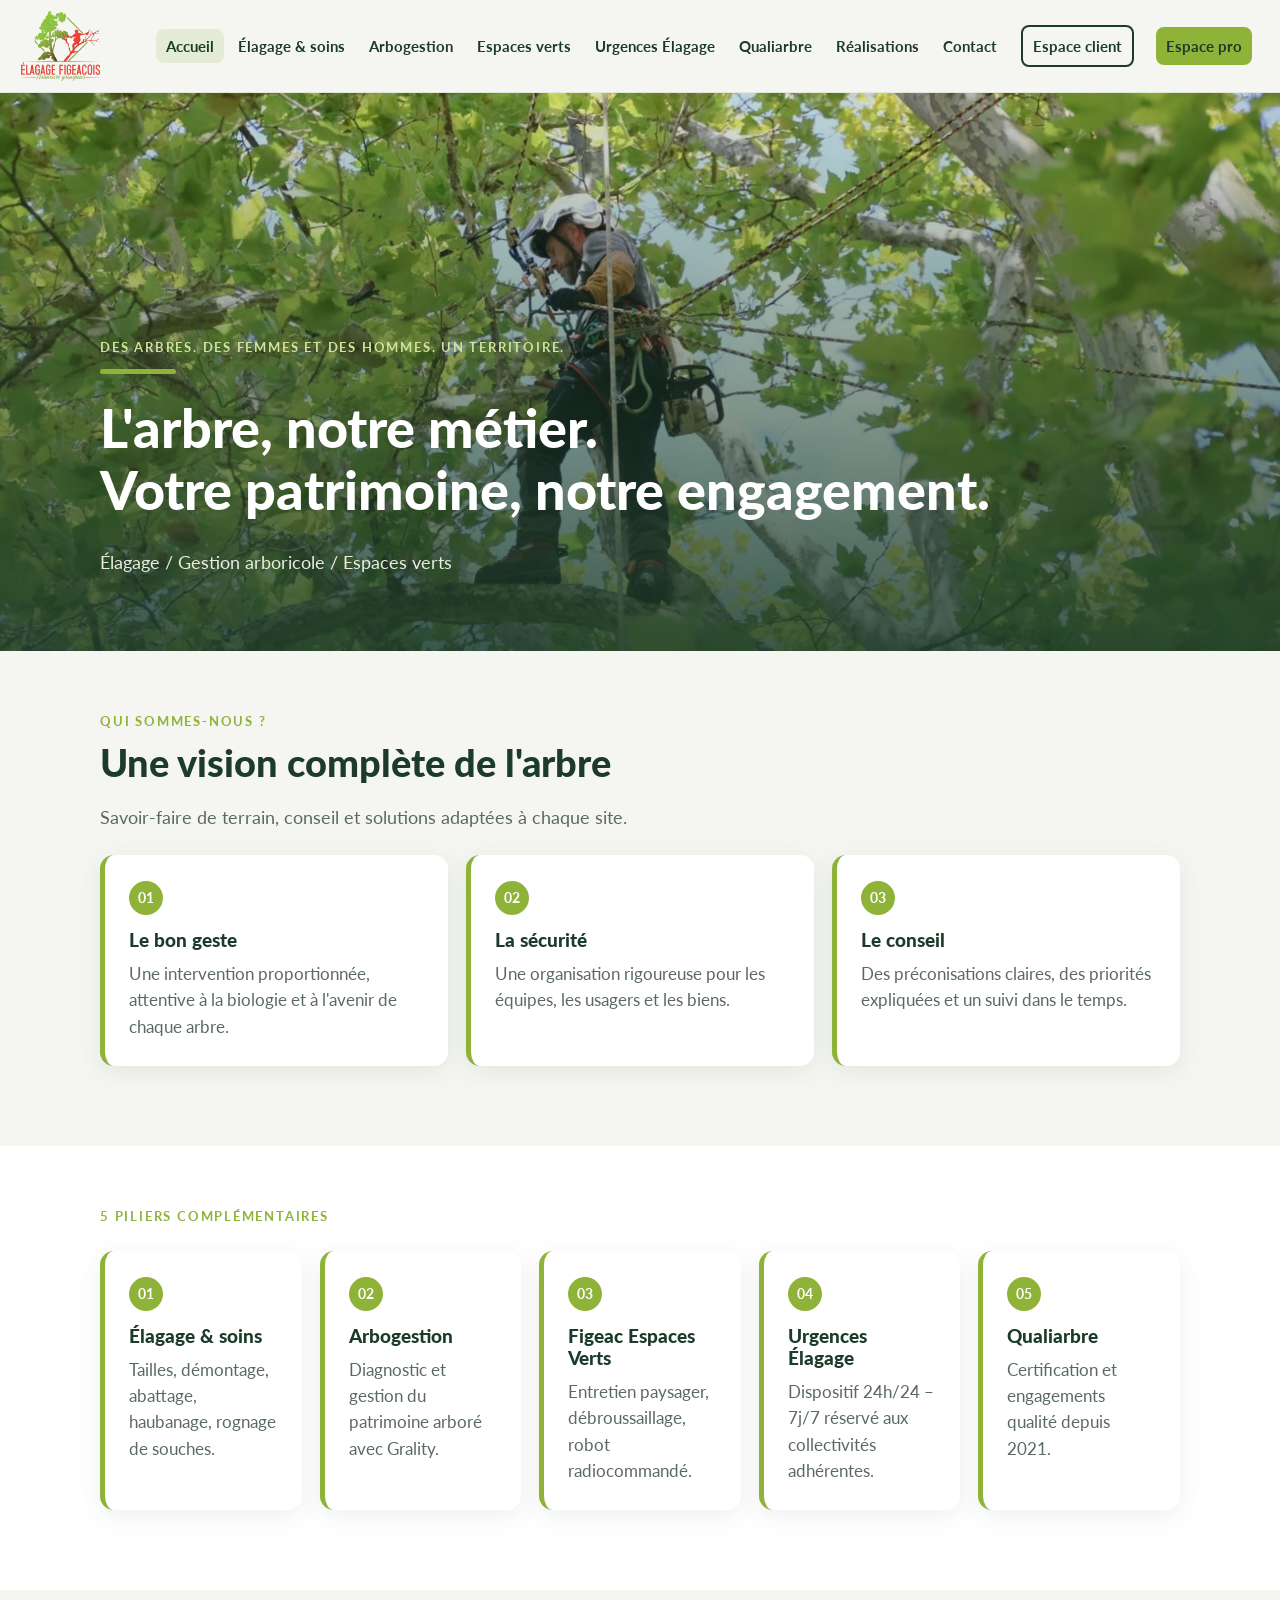
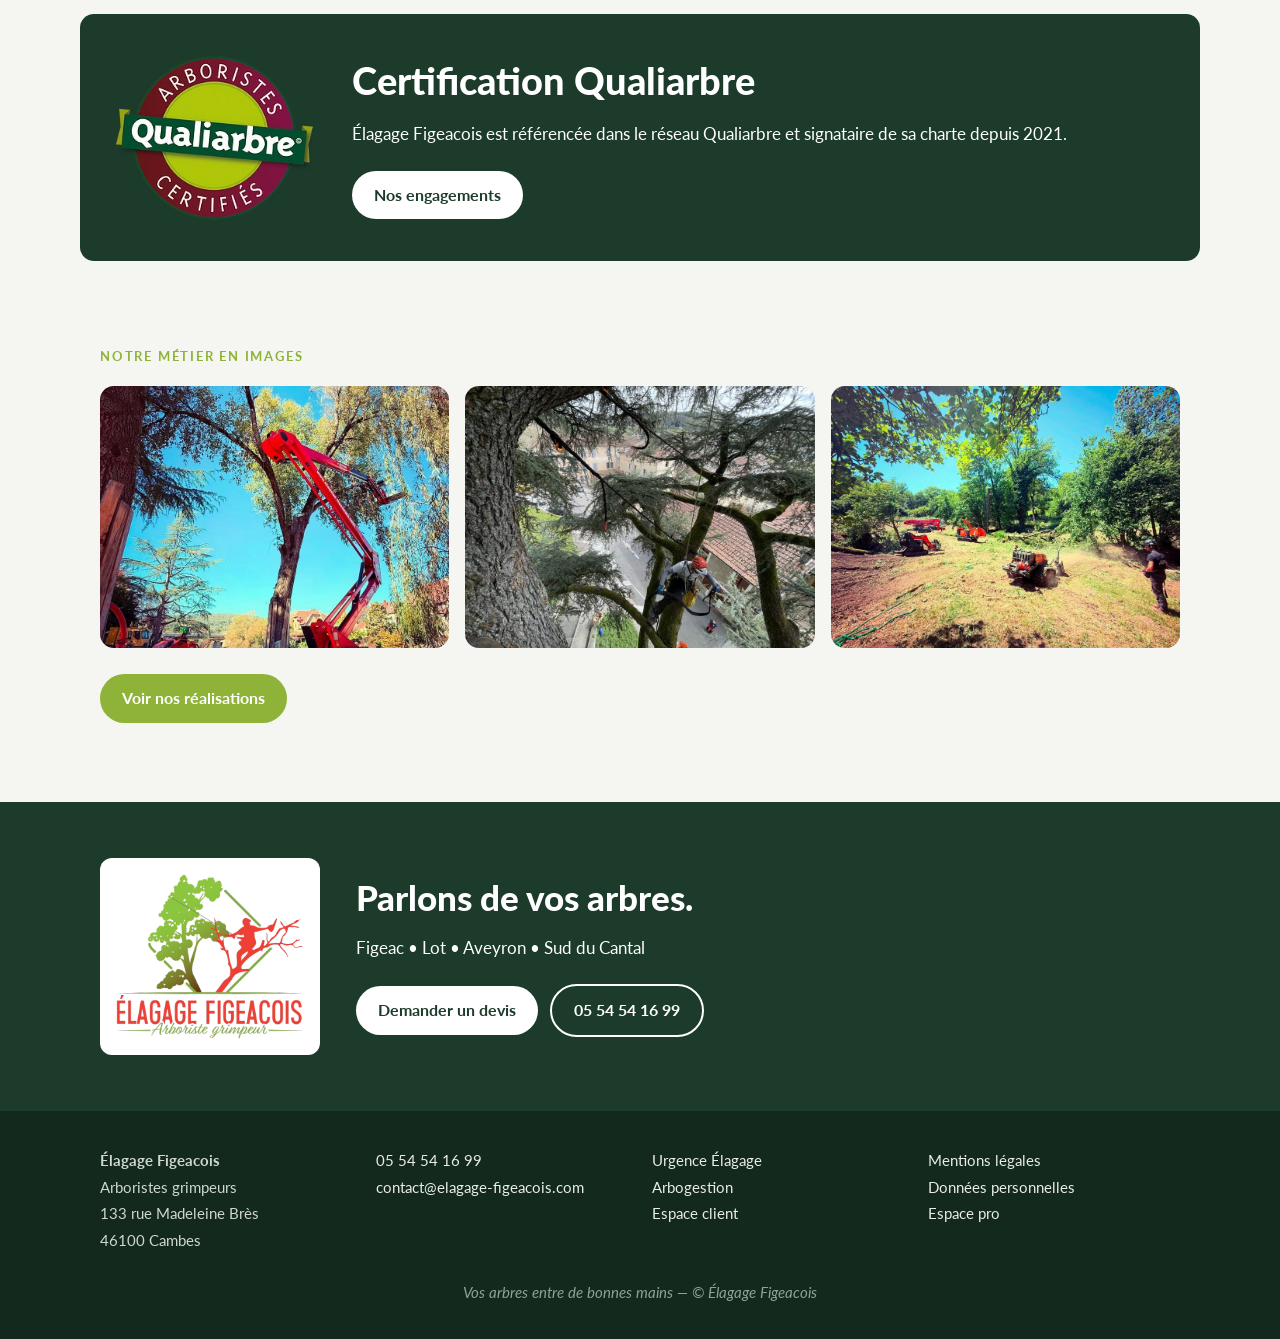
<file: index.html>
<!DOCTYPE html>
<html lang="fr">
<head>
<meta charset="utf-8">
<meta name="viewport" content="width=device-width, initial-scale=1">
<title>Arboristes grimpeurs à Figeac – Élagage Figeacois</title>
<meta name="description" content="Élagage, gestion arboricole et espaces verts à Figeac, dans le Lot, l&#x27;Aveyron et le sud du Cantal. Entreprise certifiée Qualiarbre.">
<link rel="icon" href="images/favicon.png">
<link rel="preconnect" href="https://fonts.googleapis.com">
<link href="https://fonts.googleapis.com/css2?family=Lato:wght@400;700;900&display=swap" rel="stylesheet">
<link rel="stylesheet" href="style.css">
</head>
<body>
<header class="site-header">
  <a class="brand" href="index.html"><img src="images/logo-elagage-figeacois.png" alt="Élagage Figeacois – Arboriste grimpeur"></a>
  <button class="burger" aria-label="Menu" onclick="document.body.classList.toggle('nav-open')"><span></span><span></span><span></span></button>
  <nav class="main-nav"><ul><li><a href="index.html" class=active>Accueil</a></li><li><a href="elagage.html">Élagage & soins</a></li><li><a href="arbogestion.html">Arbogestion</a></li><li><a href="espaces-verts.html">Espaces verts</a></li><li><a href="urgences.html">Urgences Élagage</a></li><li><a href="qualiarbre.html">Qualiarbre</a></li><li><a href="realisations.html">Réalisations</a></li><li><a href="contact.html">Contact</a></li></ul>
    <a class="btn btn-outline nav-client" href="https://extrabat.com" target="_blank" rel="noopener">Espace client</a>
    <a class="btn nav-client nav-pro" href="espace-pro/">Espace pro</a>
  </nav>
</header>

<section class="hero" style="background-image:url('images/hero-accueil.jpg')">
  <div class="hero-inner">
    <p class="kicker">Des arbres. Des femmes et des hommes. Un territoire.</p>
    <h1>L'arbre, notre métier.<br>Votre patrimoine, notre engagement.</h1>
    <p class="lead">Élagage / Gestion arboricole / Espaces verts</p>
  </div>
</section>
<main>

<section class="wrap section">
  <p class="kicker">Qui sommes-nous ?</p>
  <h2>Une vision complète de l'arbre</h2>
  <p class="lead">Savoir-faire de terrain, conseil et solutions adaptées à chaque site.</p>
  <div class="grid-3">
    <div class="card"><span class="num">01</span><h3>Le bon geste</h3><p>Une intervention proportionnée, attentive à la biologie et à l'avenir de chaque arbre.</p></div>
    <div class="card"><span class="num">02</span><h3>La sécurité</h3><p>Une organisation rigoureuse pour les équipes, les usagers et les biens.</p></div>
    <div class="card"><span class="num">03</span><h3>Le conseil</h3><p>Des préconisations claires, des priorités expliquées et un suivi dans le temps.</p></div>
  </div>
</section>
<section class="section section-alt">
  <div class="wrap">
    <p class="kicker">5 piliers complémentaires</p>
    <div class="grid-3 grid-5">
      <a class="card" href="elagage.html"><span class="num">01</span><h3>Élagage & soins</h3><p>Tailles, démontage, abattage, haubanage, rognage de souches.</p></a>
      <a class="card" href="arbogestion.html"><span class="num">02</span><h3>Arbogestion</h3><p>Diagnostic et gestion du patrimoine arboré avec Grality.</p></a>
      <a class="card" href="espaces-verts.html"><span class="num">03</span><h3>Figeac Espaces Verts</h3><p>Entretien paysager, débroussaillage, robot radiocommandé.</p></a>
      <a class="card" href="urgences.html"><span class="num">04</span><h3>Urgences Élagage</h3><p>Dispositif 24h/24 – 7j/7 réservé aux collectivités adhérentes.</p></a>
      <a class="card" href="qualiarbre.html"><span class="num">05</span><h3>Qualiarbre</h3><p>Certification et engagements qualité depuis 2021.</p></a>
    </div>
  </div>
</section>
<section class="wrap section band-dark">
  <img src="images/qualiarbre.png" alt="Arboristes certifiés Qualiarbre" class="badge">
  <div>
    <h2>Certification Qualiarbre</h2>
    <p>Élagage Figeacois est référencée dans le réseau Qualiarbre et signataire de sa charte depuis 2021.</p>
    <a class="btn btn-light" href="qualiarbre.html">Nos engagements</a>
  </div>
</section>
<section class="wrap section">
  <p class="kicker">Notre métier en images</p>
  <div class="gallery">
    <img src="images/photo-1.jpg" alt="Nacelle en intervention">
    <img src="images/photo-2.jpg" alt="Grimpeur dans un cèdre">
    <img src="images/photo-3.jpg" alt="Débroussaillage mécanisé">
  </div>
  <p><a class="btn" href="realisations.html">Voir nos réalisations</a></p>
</section>

</main>
<section class="cta-band">
  <div class="wrap cta-inner">
    <img src="images/logo-elagage-figeacois.png" alt="" class="cta-logo">
    <div>
      <h2>Parlons de vos arbres.</h2>
      <p>Figeac • Lot • Aveyron • Sud du Cantal</p>
      <a class="btn btn-light" href="contact.html">Demander un devis</a>
      <a class="btn btn-outline-light" href="tel:+33554541699">05 54 54 16 99</a>
    </div>
  </div>
</section>
<footer class="site-footer">
  <div class="wrap foot-grid">
    <div>
      <strong>Élagage Figeacois</strong><br>Arboristes grimpeurs<br>133 rue Madeleine Brès<br>46100 Cambes
    </div>
    <div>
      <a href="tel:+33554541699">05 54 54 16 99</a><br>
      <a href="mailto:contact@elagage-figeacois.com">contact@elagage-figeacois.com</a>
    </div>
    <div>
      <a href="https://urgence-elagage.fr" target="_blank" rel="noopener">Urgence Élagage</a><br>
      <a href="https://arbogestion.fr" target="_blank" rel="noopener">Arbogestion</a><br>
      <a href="https://extrabat.com" target="_blank" rel="noopener">Espace client</a>
    </div>
    <div>
      <a href="mentions-legales.html">Mentions légales</a><br>
      <a href="mentions-legales.html#rgpd">Données personnelles</a><br>
      <a href="espace-pro/">Espace pro</a>
    </div>
  </div>
  <p class="foot-base">Vos arbres entre de bonnes mains — © Élagage Figeacois</p>
</footer>
</body>
</html>
</file>
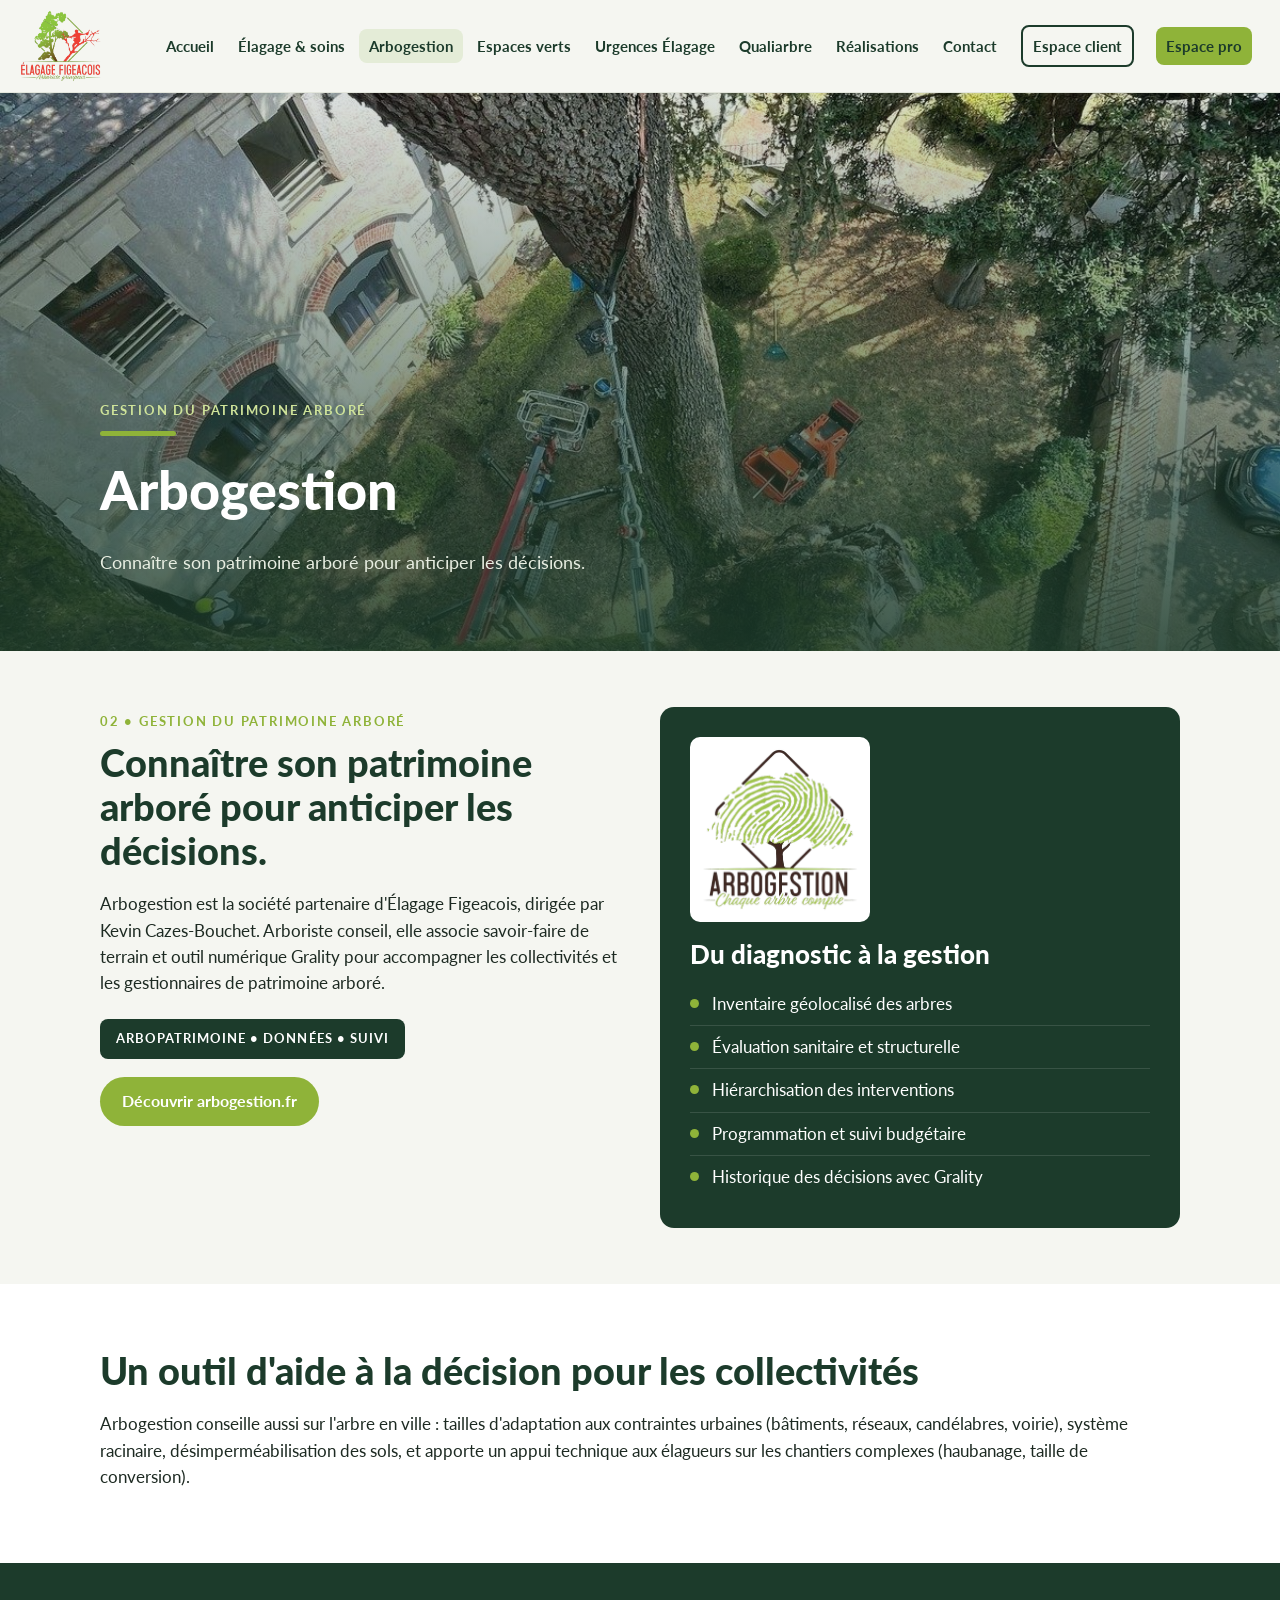
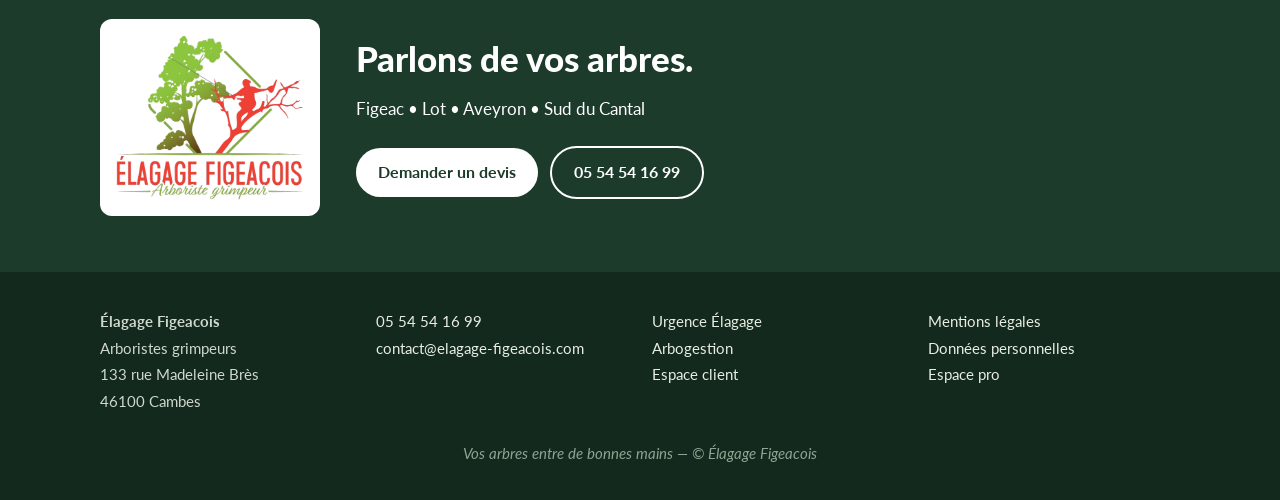
<file: arbogestion.html>
<!DOCTYPE html>
<html lang="fr">
<head>
<meta charset="utf-8">
<meta name="viewport" content="width=device-width, initial-scale=1">
<title>Arbogestion – gestion du patrimoine arboré – Élagage Figeacois</title>
<meta name="description" content="Inventaire, diagnostic et gestion du patrimoine arboré avec le logiciel Grality. Arboriste conseil pour les collectivités.">
<link rel="icon" href="images/favicon.png">
<link rel="preconnect" href="https://fonts.googleapis.com">
<link href="https://fonts.googleapis.com/css2?family=Lato:wght@400;700;900&display=swap" rel="stylesheet">
<link rel="stylesheet" href="style.css">
</head>
<body>
<header class="site-header">
  <a class="brand" href="index.html"><img src="images/logo-elagage-figeacois.png" alt="Élagage Figeacois – Arboriste grimpeur"></a>
  <button class="burger" aria-label="Menu" onclick="document.body.classList.toggle('nav-open')"><span></span><span></span><span></span></button>
  <nav class="main-nav"><ul><li><a href="index.html">Accueil</a></li><li><a href="elagage.html">Élagage & soins</a></li><li><a href="arbogestion.html" class=active>Arbogestion</a></li><li><a href="espaces-verts.html">Espaces verts</a></li><li><a href="urgences.html">Urgences Élagage</a></li><li><a href="qualiarbre.html">Qualiarbre</a></li><li><a href="realisations.html">Réalisations</a></li><li><a href="contact.html">Contact</a></li></ul>
    <a class="btn btn-outline nav-client" href="https://extrabat.com" target="_blank" rel="noopener">Espace client</a>
    <a class="btn nav-client nav-pro" href="espace-pro/">Espace pro</a>
  </nav>
</header>

<section class="hero" style="background-image:url('images/hero-arbogestion.jpg')">
  <div class="hero-inner">
    <p class="kicker">Gestion du patrimoine arboré</p>
    <h1>Arbogestion</h1>
    <p class="lead">Connaître son patrimoine arboré pour anticiper les décisions.</p>
  </div>
</section>
<main>

<section class="wrap section two-col">
  <div>
    <p class="kicker">02 • Gestion du patrimoine arboré</p>
    <h2>Connaître son patrimoine arboré pour anticiper les décisions.</h2>
    <p>Arbogestion est la société partenaire d'Élagage Figeacois, dirigée par Kevin Cazes-Bouchet. Arboriste conseil, elle associe savoir-faire de terrain et outil numérique Grality pour accompagner les collectivités et les gestionnaires de patrimoine arboré.</p>
    <p class="tag-band">Arbopatrimoine • Données • Suivi</p>
    <a class="btn" href="https://arbogestion.fr" target="_blank" rel="noopener">Découvrir arbogestion.fr</a>
  </div>
  <div class="panel-dark">
    <img src="images/logo-arbogestion.png" alt="Arbogestion – Chaque arbre compte" class="panel-logo">
    <h3>Du diagnostic à la gestion</h3>
    <ul class='dots'><li>Inventaire géolocalisé des arbres</li><li>Évaluation sanitaire et structurelle</li><li>Hiérarchisation des interventions</li><li>Programmation et suivi budgétaire</li><li>Historique des décisions avec Grality</li></ul>
  </div>
</section>
<section class="section section-alt"><div class="wrap">
  <h2>Un outil d'aide à la décision pour les collectivités</h2>
  <p>Arbogestion conseille aussi sur l'arbre en ville : tailles d'adaptation aux contraintes urbaines (bâtiments, réseaux, candélabres, voirie), système racinaire, désimperméabilisation des sols, et apporte un appui technique aux élagueurs sur les chantiers complexes (haubanage, taille de conversion).</p>
</div></section>

</main>
<section class="cta-band">
  <div class="wrap cta-inner">
    <img src="images/logo-elagage-figeacois.png" alt="" class="cta-logo">
    <div>
      <h2>Parlons de vos arbres.</h2>
      <p>Figeac • Lot • Aveyron • Sud du Cantal</p>
      <a class="btn btn-light" href="contact.html">Demander un devis</a>
      <a class="btn btn-outline-light" href="tel:+33554541699">05 54 54 16 99</a>
    </div>
  </div>
</section>
<footer class="site-footer">
  <div class="wrap foot-grid">
    <div>
      <strong>Élagage Figeacois</strong><br>Arboristes grimpeurs<br>133 rue Madeleine Brès<br>46100 Cambes
    </div>
    <div>
      <a href="tel:+33554541699">05 54 54 16 99</a><br>
      <a href="mailto:contact@elagage-figeacois.com">contact@elagage-figeacois.com</a>
    </div>
    <div>
      <a href="https://urgence-elagage.fr" target="_blank" rel="noopener">Urgence Élagage</a><br>
      <a href="https://arbogestion.fr" target="_blank" rel="noopener">Arbogestion</a><br>
      <a href="https://extrabat.com" target="_blank" rel="noopener">Espace client</a>
    </div>
    <div>
      <a href="mentions-legales.html">Mentions légales</a><br>
      <a href="mentions-legales.html#rgpd">Données personnelles</a><br>
      <a href="espace-pro/">Espace pro</a>
    </div>
  </div>
  <p class="foot-base">Vos arbres entre de bonnes mains — © Élagage Figeacois</p>
</footer>
</body>
</html>
</file>
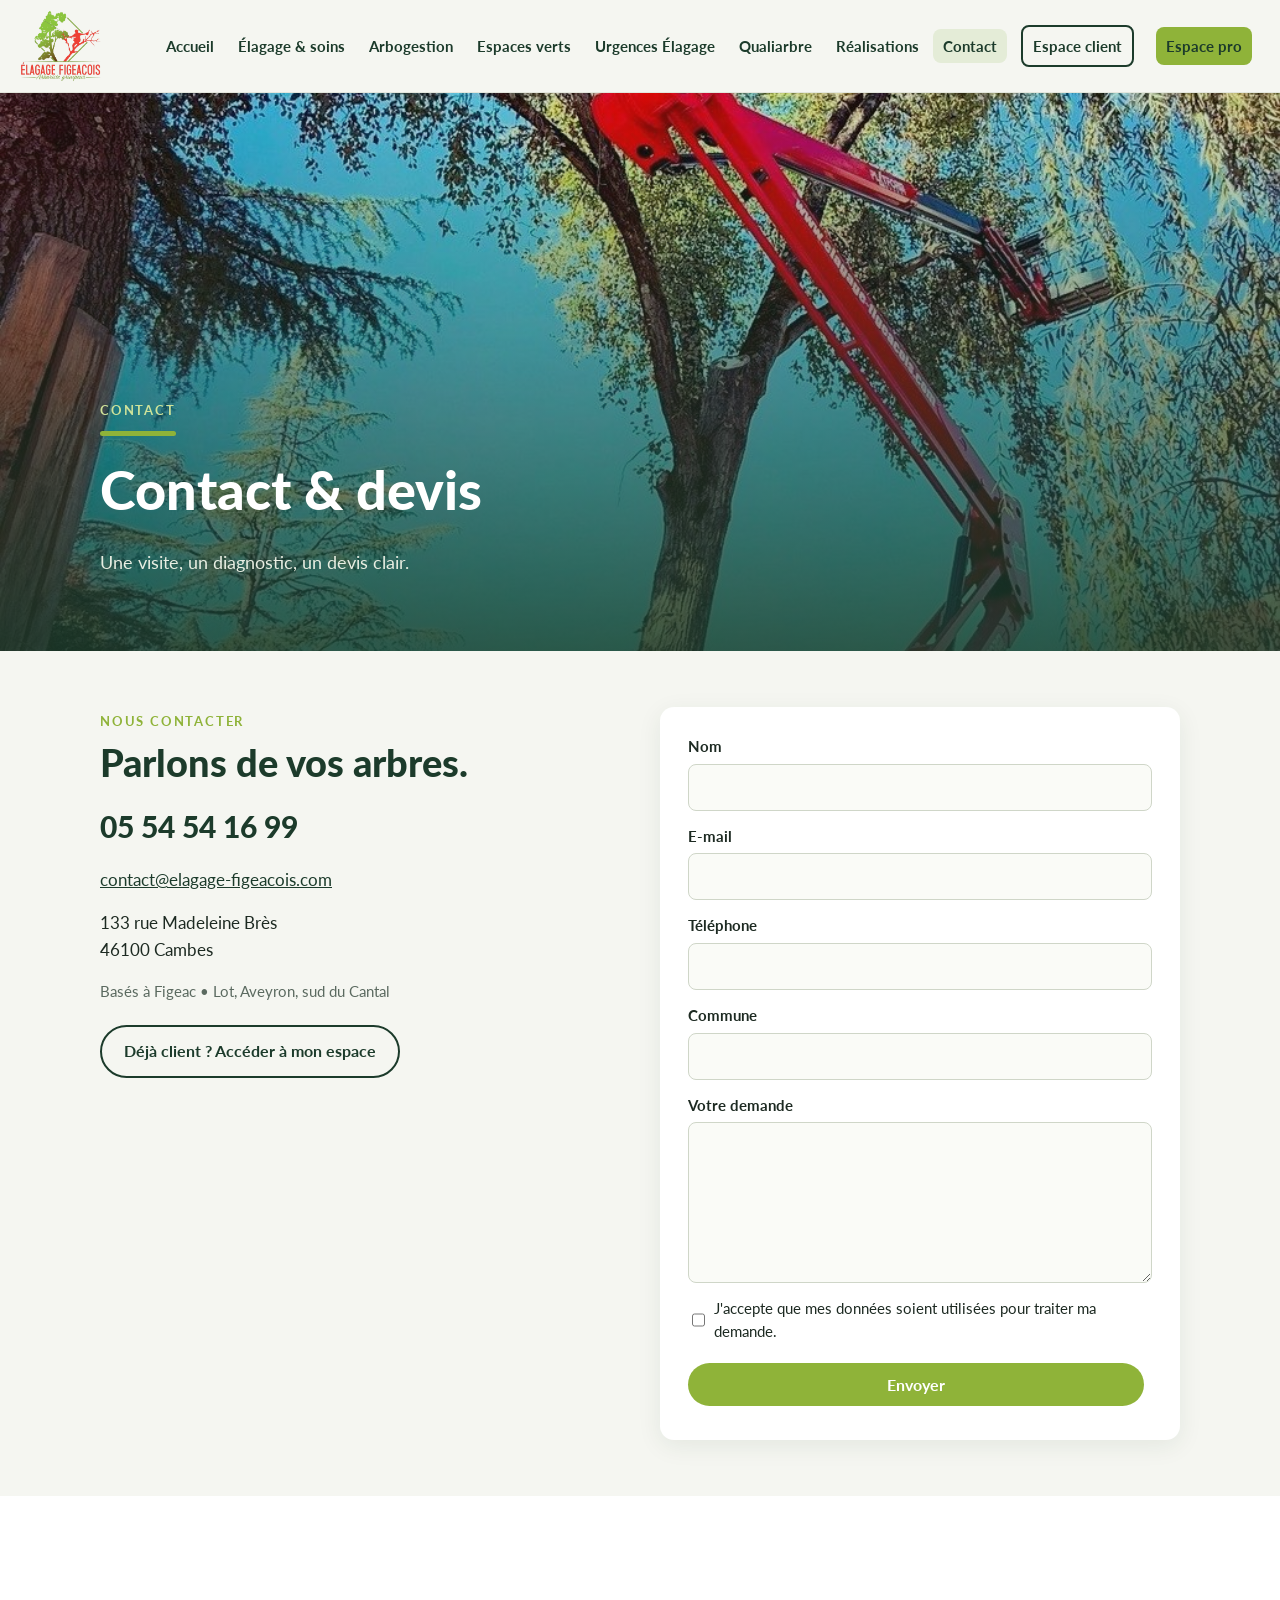
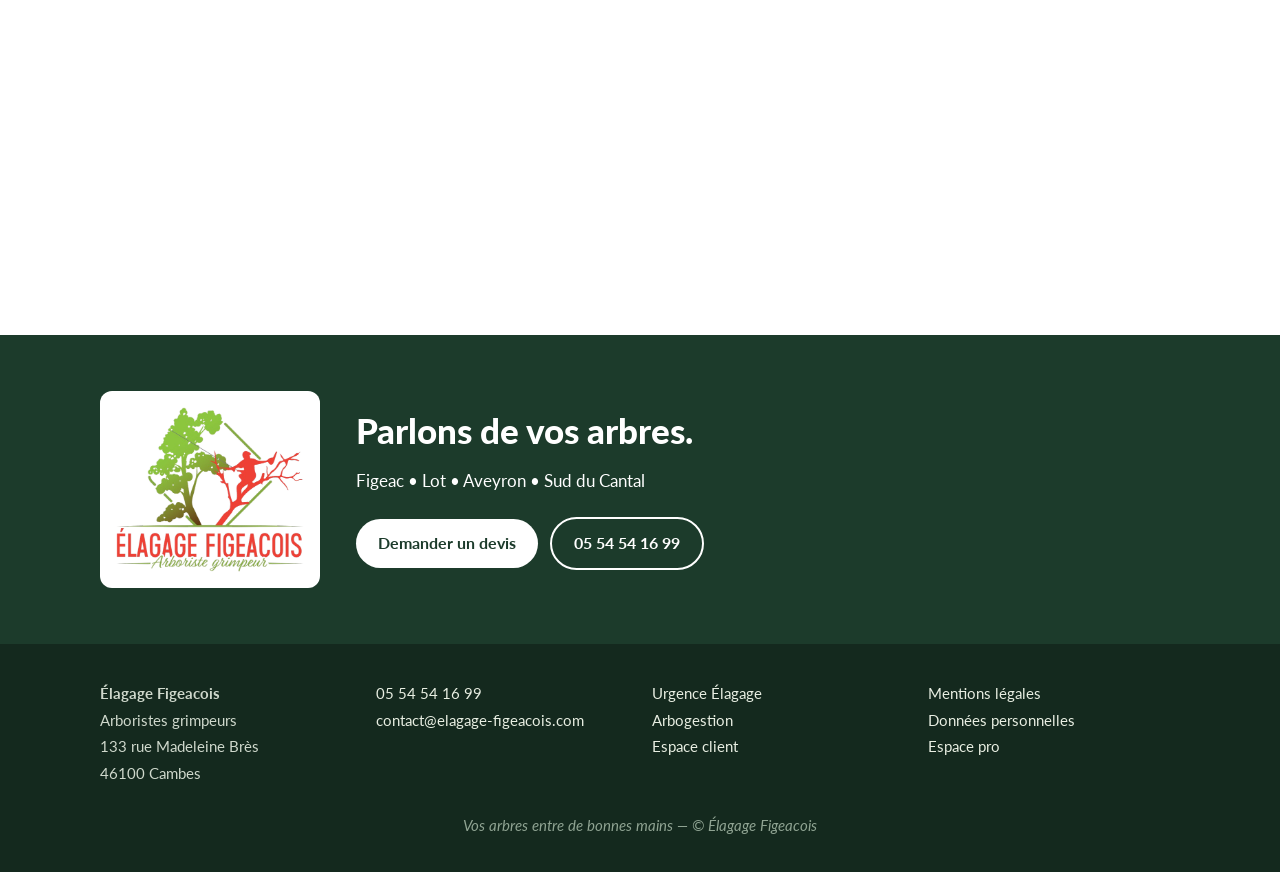
<file: contact.html>
<!DOCTYPE html>
<html lang="fr">
<head>
<meta charset="utf-8">
<meta name="viewport" content="width=device-width, initial-scale=1">
<title>Contact &amp; devis – Élagage Figeacois</title>
<meta name="description" content="Contactez Élagage Figeacois pour un devis d&#x27;élagage, d&#x27;abattage ou d&#x27;entretien d&#x27;espaces verts.">
<link rel="icon" href="images/favicon.png">
<link rel="preconnect" href="https://fonts.googleapis.com">
<link href="https://fonts.googleapis.com/css2?family=Lato:wght@400;700;900&display=swap" rel="stylesheet">
<link rel="stylesheet" href="style.css">
</head>
<body>
<header class="site-header">
  <a class="brand" href="index.html"><img src="images/logo-elagage-figeacois.png" alt="Élagage Figeacois – Arboriste grimpeur"></a>
  <button class="burger" aria-label="Menu" onclick="document.body.classList.toggle('nav-open')"><span></span><span></span><span></span></button>
  <nav class="main-nav"><ul><li><a href="index.html">Accueil</a></li><li><a href="elagage.html">Élagage & soins</a></li><li><a href="arbogestion.html">Arbogestion</a></li><li><a href="espaces-verts.html">Espaces verts</a></li><li><a href="urgences.html">Urgences Élagage</a></li><li><a href="qualiarbre.html">Qualiarbre</a></li><li><a href="realisations.html">Réalisations</a></li><li><a href="contact.html" class=active>Contact</a></li></ul>
    <a class="btn btn-outline nav-client" href="https://extrabat.com" target="_blank" rel="noopener">Espace client</a>
    <a class="btn nav-client nav-pro" href="espace-pro/">Espace pro</a>
  </nav>
</header>

<section class="hero" style="background-image:url('images/hero-contact.jpg')">
  <div class="hero-inner">
    <p class="kicker">Contact</p>
    <h1>Contact & devis</h1>
    <p class="lead">Une visite, un diagnostic, un devis clair.</p>
  </div>
</section>
<main>

<section class="wrap section two-col">
  <div>
    <p class="kicker">Nous contacter</p>
    <h2>Parlons de vos arbres.</h2>
    <p class="big"><a href="tel:+33554541699">05 54 54 16 99</a></p>
    <p><a href="mailto:contact@elagage-figeacois.com">contact@elagage-figeacois.com</a></p>
    <p>133 rue Madeleine Brès<br>46100 Cambes</p>
    <p class="muted">Basés à Figeac • Lot, Aveyron, sud du Cantal</p>
    <p><a class="btn btn-outline" href="https://extrabat.com" target="_blank" rel="noopener">Déjà client ? Accéder à mon espace</a></p>
  </div>
  <form class="form" action="contact.php" method="post">
    <label>Nom <input name="nom" required></label>
    <label>E-mail <input type="email" name="email" required></label>
    <label>Téléphone <input name="tel"></label>
    <label>Commune <input name="commune"></label>
    <label>Votre demande <textarea name="message" rows="6" required></textarea></label>
    <input type="text" name="site" class="hp" tabindex="-1" autocomplete="off">
    <label class="check"><input type="checkbox" name="rgpd" required> J'accepte que mes données soient utilisées pour traiter ma demande.</label>
    <button class="btn" type="submit">Envoyer</button>
  </form>
</section>
<section class="section section-alt"><div class="wrap">
  <iframe title="Plan" src="https://www.google.com/maps?q=133+rue+Madeleine+Br%C3%A8s+46100+Cambes&output=embed" width="100%" height="320" style="border:0;border-radius:12px" loading="lazy"></iframe>
</div></section>

</main>
<section class="cta-band">
  <div class="wrap cta-inner">
    <img src="images/logo-elagage-figeacois.png" alt="" class="cta-logo">
    <div>
      <h2>Parlons de vos arbres.</h2>
      <p>Figeac • Lot • Aveyron • Sud du Cantal</p>
      <a class="btn btn-light" href="contact.html">Demander un devis</a>
      <a class="btn btn-outline-light" href="tel:+33554541699">05 54 54 16 99</a>
    </div>
  </div>
</section>
<footer class="site-footer">
  <div class="wrap foot-grid">
    <div>
      <strong>Élagage Figeacois</strong><br>Arboristes grimpeurs<br>133 rue Madeleine Brès<br>46100 Cambes
    </div>
    <div>
      <a href="tel:+33554541699">05 54 54 16 99</a><br>
      <a href="mailto:contact@elagage-figeacois.com">contact@elagage-figeacois.com</a>
    </div>
    <div>
      <a href="https://urgence-elagage.fr" target="_blank" rel="noopener">Urgence Élagage</a><br>
      <a href="https://arbogestion.fr" target="_blank" rel="noopener">Arbogestion</a><br>
      <a href="https://extrabat.com" target="_blank" rel="noopener">Espace client</a>
    </div>
    <div>
      <a href="mentions-legales.html">Mentions légales</a><br>
      <a href="mentions-legales.html#rgpd">Données personnelles</a><br>
      <a href="espace-pro/">Espace pro</a>
    </div>
  </div>
  <p class="foot-base">Vos arbres entre de bonnes mains — © Élagage Figeacois</p>
</footer>
</body>
</html>
</file>
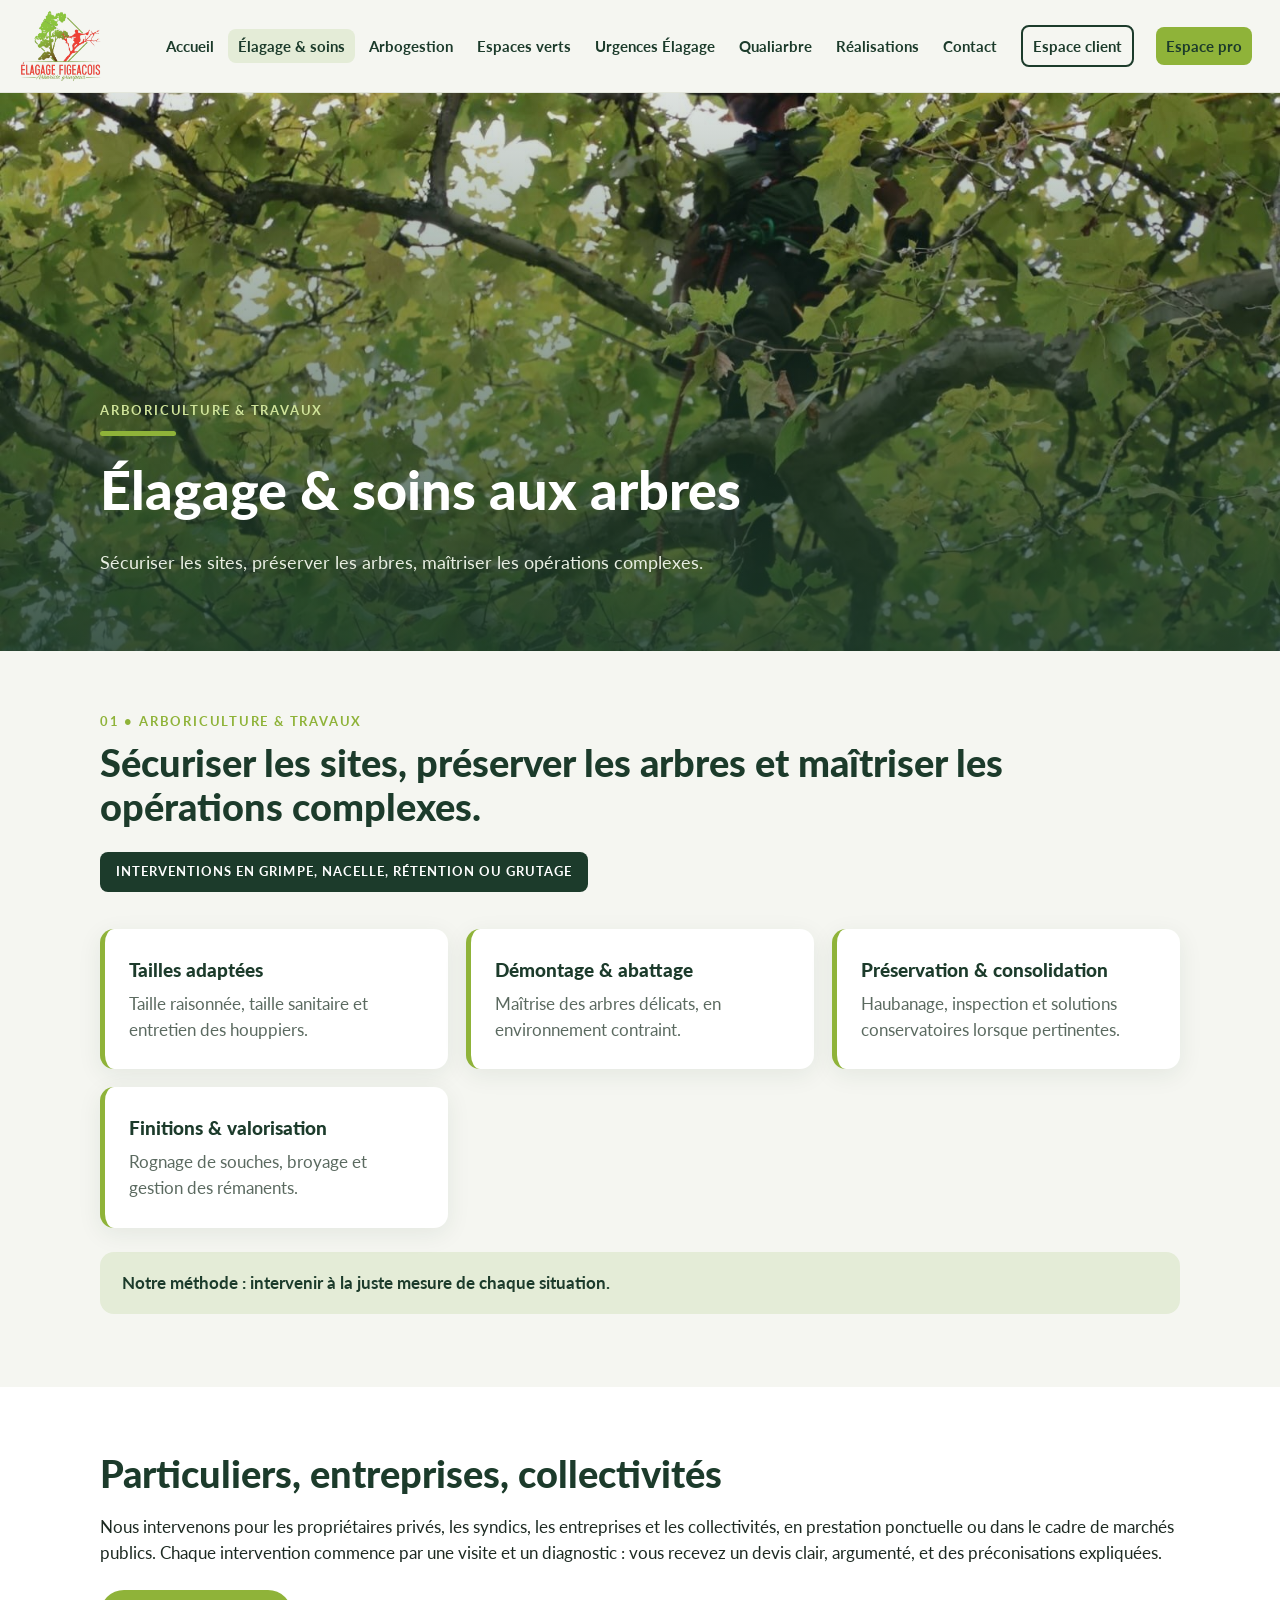
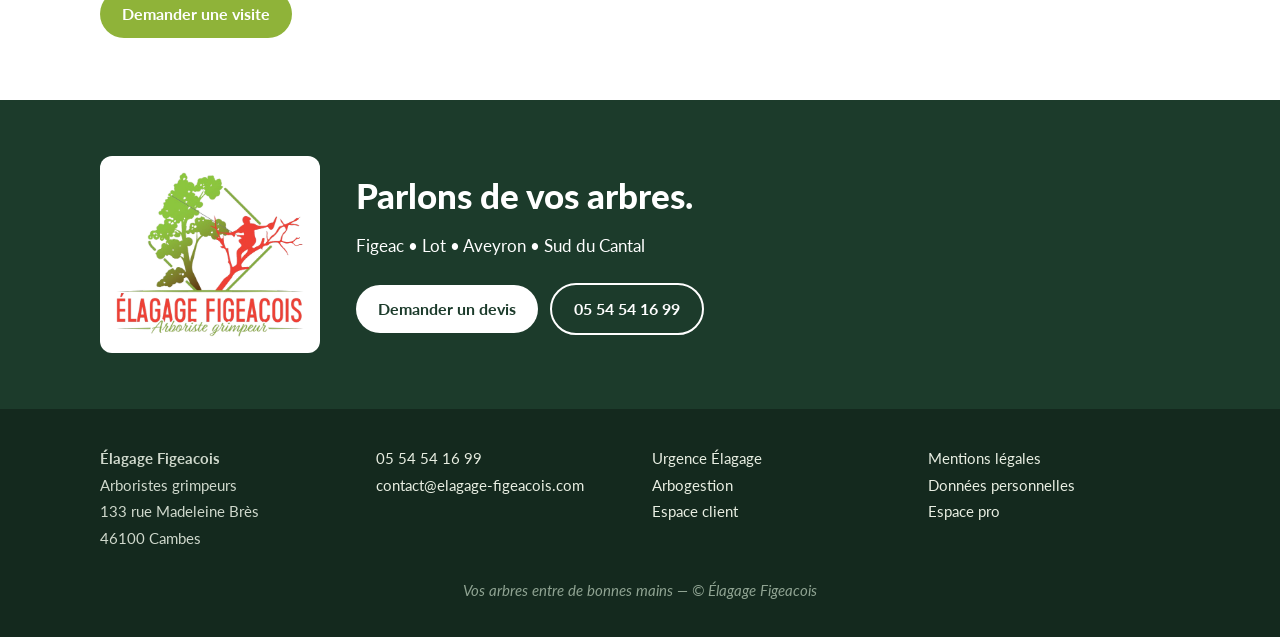
<file: elagage.html>
<!DOCTYPE html>
<html lang="fr">
<head>
<meta charset="utf-8">
<meta name="viewport" content="width=device-width, initial-scale=1">
<title>Élagage &amp; soins aux arbres – Élagage Figeacois</title>
<meta name="description" content="Taille raisonnée, taille sanitaire, démontage, abattage, haubanage et rognage de souches à Figeac et dans le Lot.">
<link rel="icon" href="images/favicon.png">
<link rel="preconnect" href="https://fonts.googleapis.com">
<link href="https://fonts.googleapis.com/css2?family=Lato:wght@400;700;900&display=swap" rel="stylesheet">
<link rel="stylesheet" href="style.css">
</head>
<body>
<header class="site-header">
  <a class="brand" href="index.html"><img src="images/logo-elagage-figeacois.png" alt="Élagage Figeacois – Arboriste grimpeur"></a>
  <button class="burger" aria-label="Menu" onclick="document.body.classList.toggle('nav-open')"><span></span><span></span><span></span></button>
  <nav class="main-nav"><ul><li><a href="index.html">Accueil</a></li><li><a href="elagage.html" class=active>Élagage & soins</a></li><li><a href="arbogestion.html">Arbogestion</a></li><li><a href="espaces-verts.html">Espaces verts</a></li><li><a href="urgences.html">Urgences Élagage</a></li><li><a href="qualiarbre.html">Qualiarbre</a></li><li><a href="realisations.html">Réalisations</a></li><li><a href="contact.html">Contact</a></li></ul>
    <a class="btn btn-outline nav-client" href="https://extrabat.com" target="_blank" rel="noopener">Espace client</a>
    <a class="btn nav-client nav-pro" href="espace-pro/">Espace pro</a>
  </nav>
</header>

<section class="hero" style="background-image:url('images/hero-elagage.jpg')">
  <div class="hero-inner">
    <p class="kicker">Arboriculture & travaux</p>
    <h1>Élagage & soins aux arbres</h1>
    <p class="lead">Sécuriser les sites, préserver les arbres, maîtriser les opérations complexes.</p>
  </div>
</section>
<main>

<section class="wrap section">
  <p class="kicker">01 • Arboriculture & travaux</p>
  <h2>Sécuriser les sites, préserver les arbres et maîtriser les opérations complexes.</h2>
  <p class="tag-band">Interventions en grimpe, nacelle, rétention ou grutage</p>
  <div class="grid-2">
    <div class="card"><span class="num"></span><h3>Tailles adaptées</h3><p>Taille raisonnée, taille sanitaire et entretien des houppiers.</p></div>
    <div class="card"><span class="num"></span><h3>Démontage & abattage</h3><p>Maîtrise des arbres délicats, en environnement contraint.</p></div>
    <div class="card"><span class="num"></span><h3>Préservation & consolidation</h3><p>Haubanage, inspection et solutions conservatoires lorsque pertinentes.</p></div>
    <div class="card"><span class="num"></span><h3>Finitions & valorisation</h3><p>Rognage de souches, broyage et gestion des rémanents.</p></div>
  </div>
  <p class="callout">Notre méthode : intervenir à la juste mesure de chaque situation.</p>
</section>
<section class="section section-alt"><div class="wrap">
  <h2>Particuliers, entreprises, collectivités</h2>
  <p>Nous intervenons pour les propriétaires privés, les syndics, les entreprises et les collectivités, en prestation ponctuelle ou dans le cadre de marchés publics. Chaque intervention commence par une visite et un diagnostic : vous recevez un devis clair, argumenté, et des préconisations expliquées.</p>
  <a class="btn" href="contact.html">Demander une visite</a>
</div></section>

</main>
<section class="cta-band">
  <div class="wrap cta-inner">
    <img src="images/logo-elagage-figeacois.png" alt="" class="cta-logo">
    <div>
      <h2>Parlons de vos arbres.</h2>
      <p>Figeac • Lot • Aveyron • Sud du Cantal</p>
      <a class="btn btn-light" href="contact.html">Demander un devis</a>
      <a class="btn btn-outline-light" href="tel:+33554541699">05 54 54 16 99</a>
    </div>
  </div>
</section>
<footer class="site-footer">
  <div class="wrap foot-grid">
    <div>
      <strong>Élagage Figeacois</strong><br>Arboristes grimpeurs<br>133 rue Madeleine Brès<br>46100 Cambes
    </div>
    <div>
      <a href="tel:+33554541699">05 54 54 16 99</a><br>
      <a href="mailto:contact@elagage-figeacois.com">contact@elagage-figeacois.com</a>
    </div>
    <div>
      <a href="https://urgence-elagage.fr" target="_blank" rel="noopener">Urgence Élagage</a><br>
      <a href="https://arbogestion.fr" target="_blank" rel="noopener">Arbogestion</a><br>
      <a href="https://extrabat.com" target="_blank" rel="noopener">Espace client</a>
    </div>
    <div>
      <a href="mentions-legales.html">Mentions légales</a><br>
      <a href="mentions-legales.html#rgpd">Données personnelles</a><br>
      <a href="espace-pro/">Espace pro</a>
    </div>
  </div>
  <p class="foot-base">Vos arbres entre de bonnes mains — © Élagage Figeacois</p>
</footer>
</body>
</html>
</file>
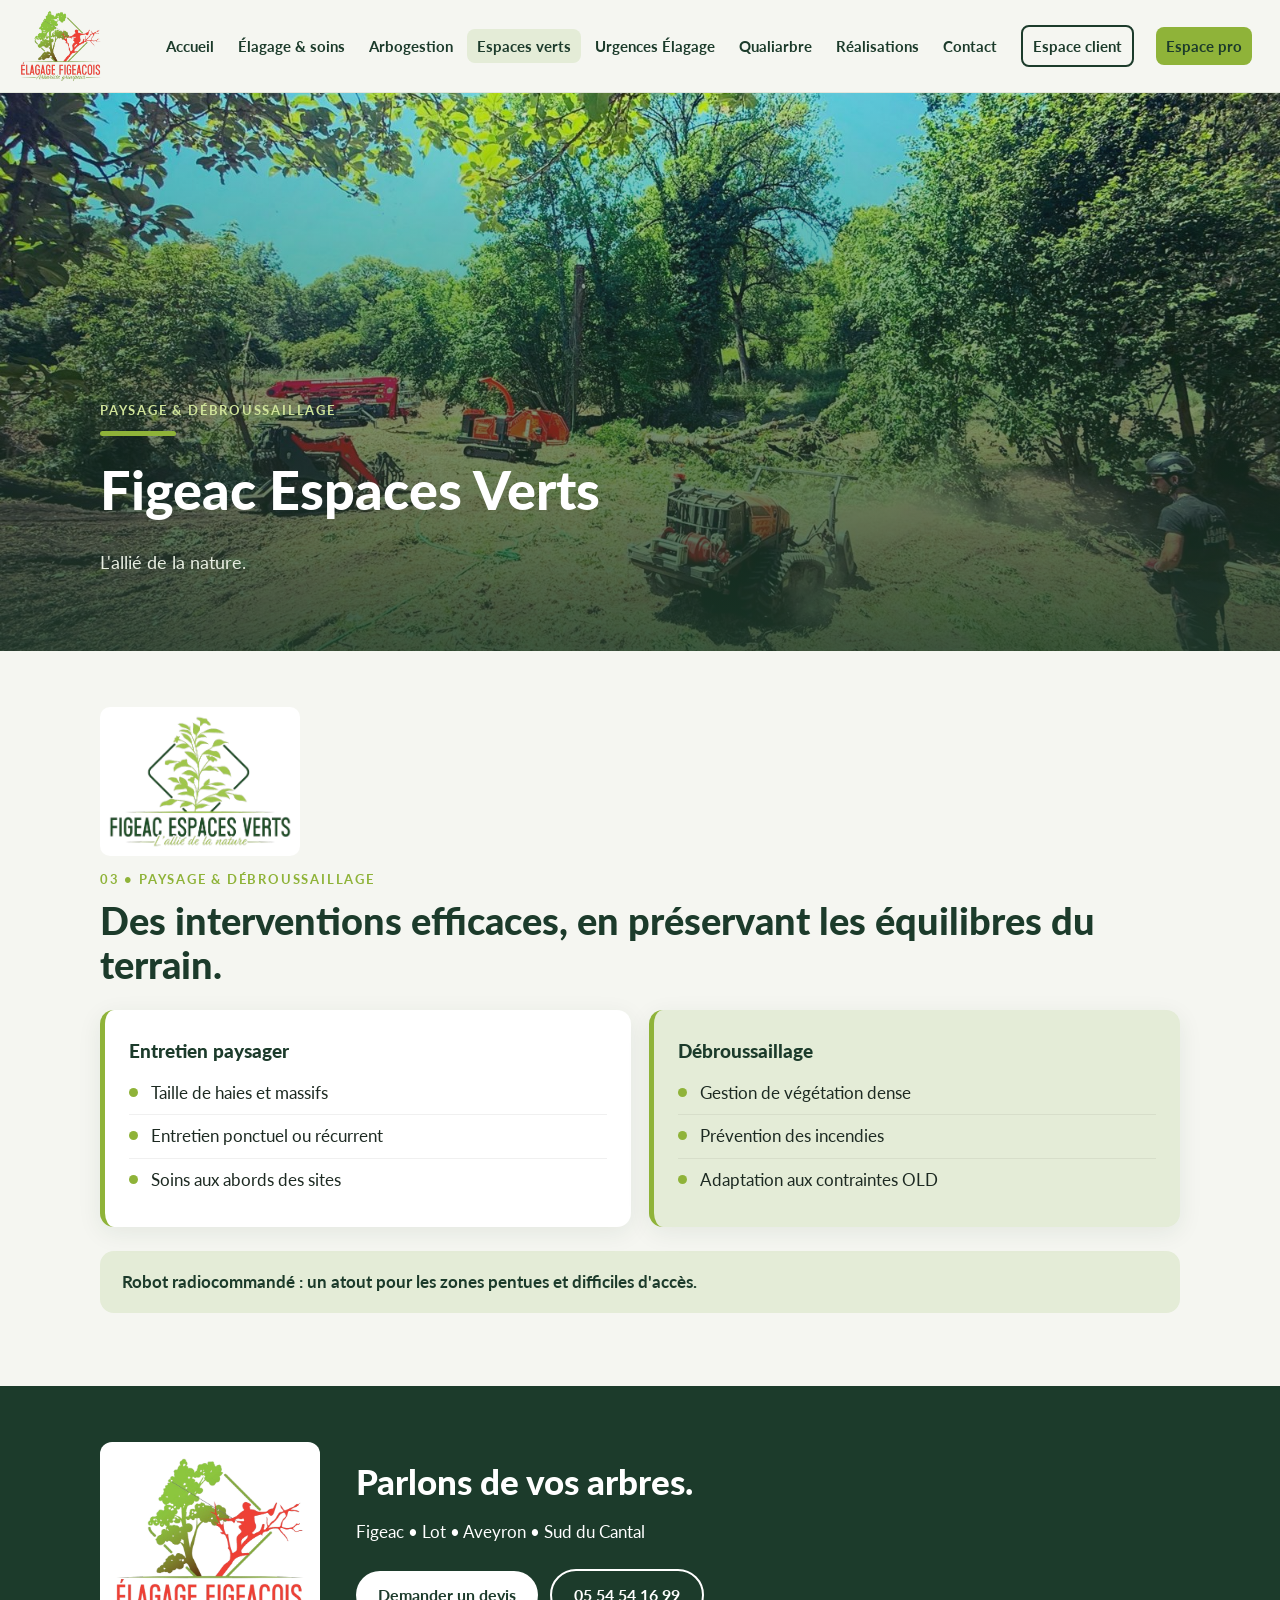
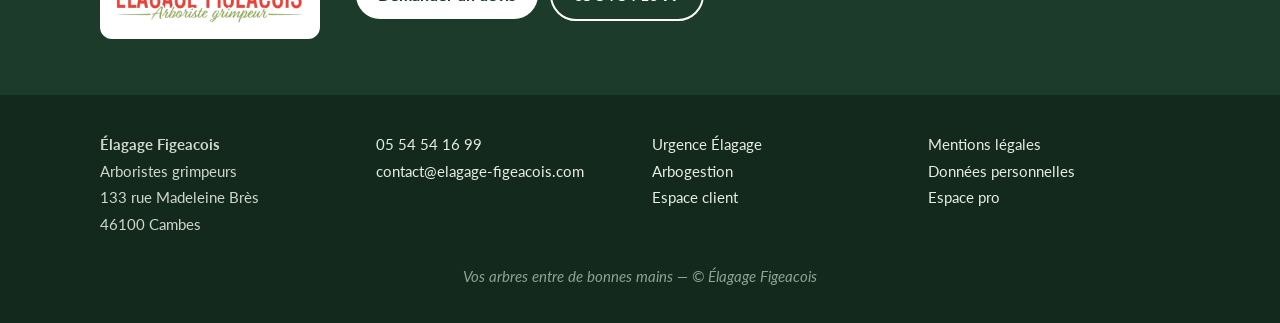
<file: espaces-verts.html>
<!DOCTYPE html>
<html lang="fr">
<head>
<meta charset="utf-8">
<meta name="viewport" content="width=device-width, initial-scale=1">
<title>Figeac Espaces Verts – Élagage Figeacois</title>
<meta name="description" content="Entretien paysager, taille de haies, débroussaillage et obligations légales de débroussaillement (OLD) autour de Figeac.">
<link rel="icon" href="images/favicon.png">
<link rel="preconnect" href="https://fonts.googleapis.com">
<link href="https://fonts.googleapis.com/css2?family=Lato:wght@400;700;900&display=swap" rel="stylesheet">
<link rel="stylesheet" href="style.css">
</head>
<body>
<header class="site-header">
  <a class="brand" href="index.html"><img src="images/logo-elagage-figeacois.png" alt="Élagage Figeacois – Arboriste grimpeur"></a>
  <button class="burger" aria-label="Menu" onclick="document.body.classList.toggle('nav-open')"><span></span><span></span><span></span></button>
  <nav class="main-nav"><ul><li><a href="index.html">Accueil</a></li><li><a href="elagage.html">Élagage & soins</a></li><li><a href="arbogestion.html">Arbogestion</a></li><li><a href="espaces-verts.html" class=active>Espaces verts</a></li><li><a href="urgences.html">Urgences Élagage</a></li><li><a href="qualiarbre.html">Qualiarbre</a></li><li><a href="realisations.html">Réalisations</a></li><li><a href="contact.html">Contact</a></li></ul>
    <a class="btn btn-outline nav-client" href="https://extrabat.com" target="_blank" rel="noopener">Espace client</a>
    <a class="btn nav-client nav-pro" href="espace-pro/">Espace pro</a>
  </nav>
</header>

<section class="hero" style="background-image:url('images/hero-espaces-verts.jpg')">
  <div class="hero-inner">
    <p class="kicker">Paysage & débroussaillage</p>
    <h1>Figeac Espaces Verts</h1>
    <p class="lead">L'allié de la nature.</p>
  </div>
</section>
<main>

<section class="wrap section">
  <img src="images/logo-figeac-espaces-verts.png" alt="Figeac Espaces Verts – L'allié de la nature" style="max-width:200px;background:#fff;border-radius:10px;padding:8px;margin-bottom:14px">
  <p class="kicker">03 • Paysage & débroussaillage</p>
  <h2>Des interventions efficaces, en préservant les équilibres du terrain.</h2>
  <div class="grid-2">
    <div class="card"><h3>Entretien paysager</h3><ul class='dots'><li>Taille de haies et massifs</li><li>Entretien ponctuel ou récurrent</li><li>Soins aux abords des sites</li></ul></div>
    <div class="card card-green"><h3>Débroussaillage</h3><ul class='dots'><li>Gestion de végétation dense</li><li>Prévention des incendies</li><li>Adaptation aux contraintes OLD</li></ul></div>
  </div>
  <p class="callout">Robot radiocommandé : un atout pour les zones pentues et difficiles d'accès.</p>
</section>

</main>
<section class="cta-band">
  <div class="wrap cta-inner">
    <img src="images/logo-elagage-figeacois.png" alt="" class="cta-logo">
    <div>
      <h2>Parlons de vos arbres.</h2>
      <p>Figeac • Lot • Aveyron • Sud du Cantal</p>
      <a class="btn btn-light" href="contact.html">Demander un devis</a>
      <a class="btn btn-outline-light" href="tel:+33554541699">05 54 54 16 99</a>
    </div>
  </div>
</section>
<footer class="site-footer">
  <div class="wrap foot-grid">
    <div>
      <strong>Élagage Figeacois</strong><br>Arboristes grimpeurs<br>133 rue Madeleine Brès<br>46100 Cambes
    </div>
    <div>
      <a href="tel:+33554541699">05 54 54 16 99</a><br>
      <a href="mailto:contact@elagage-figeacois.com">contact@elagage-figeacois.com</a>
    </div>
    <div>
      <a href="https://urgence-elagage.fr" target="_blank" rel="noopener">Urgence Élagage</a><br>
      <a href="https://arbogestion.fr" target="_blank" rel="noopener">Arbogestion</a><br>
      <a href="https://extrabat.com" target="_blank" rel="noopener">Espace client</a>
    </div>
    <div>
      <a href="mentions-legales.html">Mentions légales</a><br>
      <a href="mentions-legales.html#rgpd">Données personnelles</a><br>
      <a href="espace-pro/">Espace pro</a>
    </div>
  </div>
  <p class="foot-base">Vos arbres entre de bonnes mains — © Élagage Figeacois</p>
</footer>
</body>
</html>
</file>
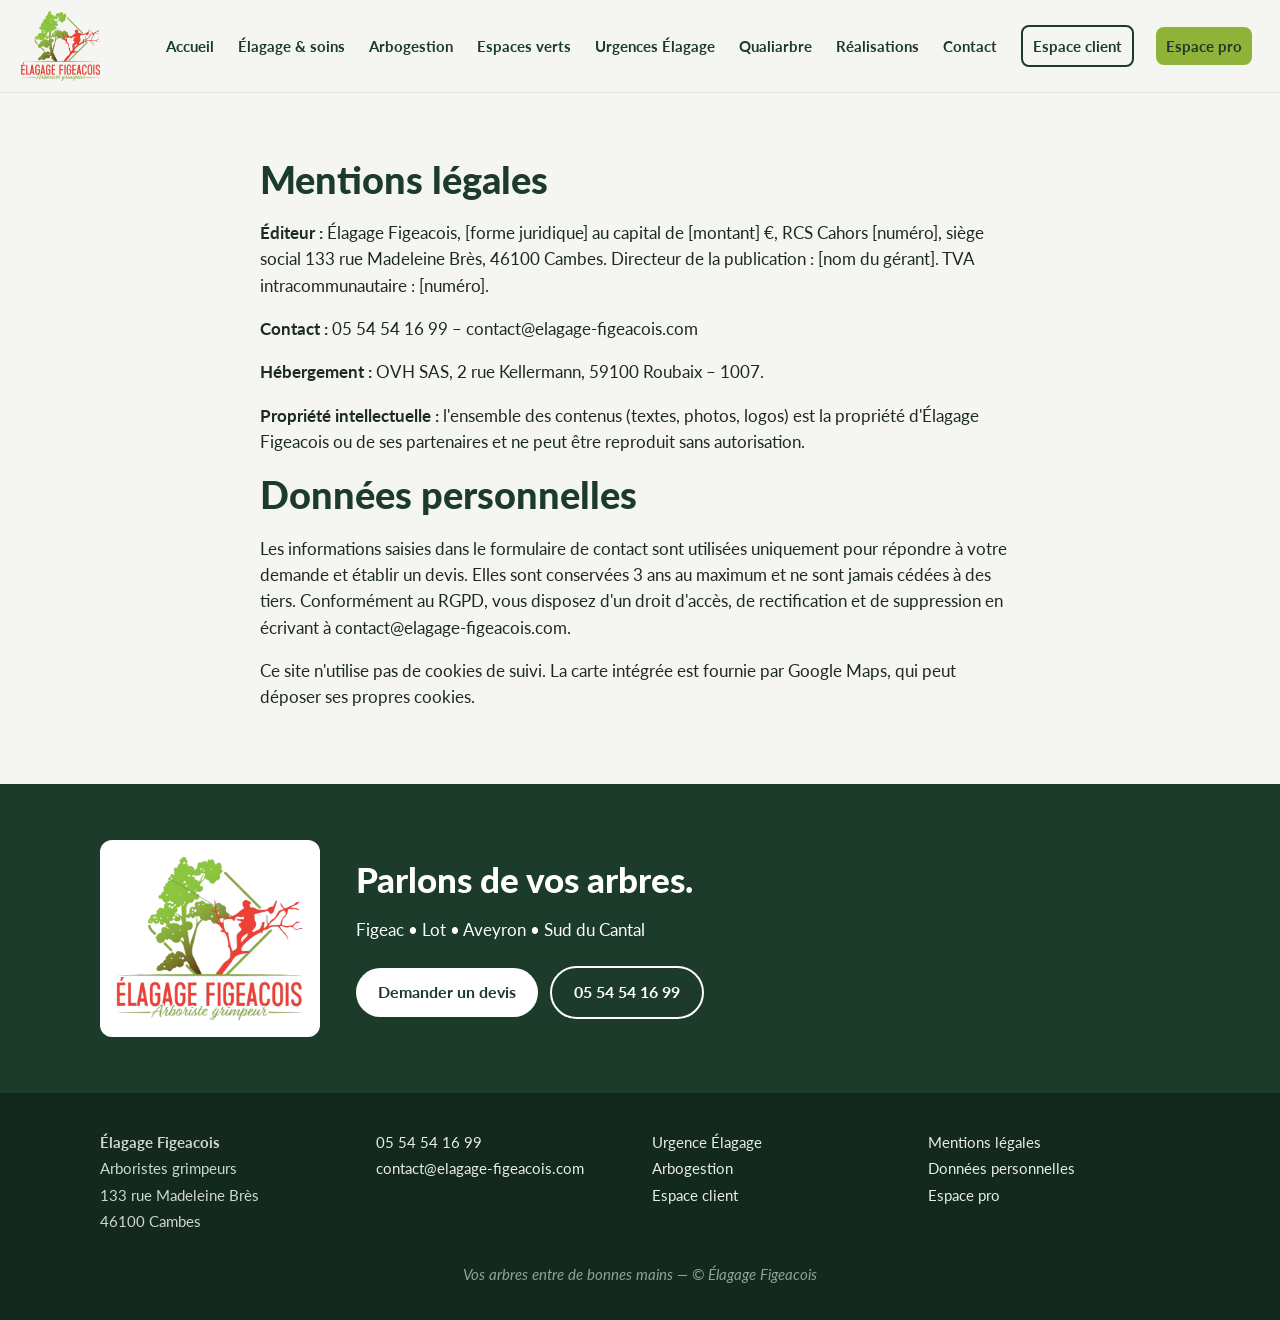
<file: mentions-legales.html>
<!DOCTYPE html>
<html lang="fr">
<head>
<meta charset="utf-8">
<meta name="viewport" content="width=device-width, initial-scale=1">
<title>Mentions légales – Élagage Figeacois</title>
<meta name="description" content="Mentions légales et politique de données personnelles du site elagage-figeacois.com.">
<link rel="icon" href="images/favicon.png">
<link rel="preconnect" href="https://fonts.googleapis.com">
<link href="https://fonts.googleapis.com/css2?family=Lato:wght@400;700;900&display=swap" rel="stylesheet">
<link rel="stylesheet" href="style.css">
</head>
<body>
<header class="site-header">
  <a class="brand" href="index.html"><img src="images/logo-elagage-figeacois.png" alt="Élagage Figeacois – Arboriste grimpeur"></a>
  <button class="burger" aria-label="Menu" onclick="document.body.classList.toggle('nav-open')"><span></span><span></span><span></span></button>
  <nav class="main-nav"><ul><li><a href="index.html">Accueil</a></li><li><a href="elagage.html">Élagage & soins</a></li><li><a href="arbogestion.html">Arbogestion</a></li><li><a href="espaces-verts.html">Espaces verts</a></li><li><a href="urgences.html">Urgences Élagage</a></li><li><a href="qualiarbre.html">Qualiarbre</a></li><li><a href="realisations.html">Réalisations</a></li><li><a href="contact.html">Contact</a></li></ul>
    <a class="btn btn-outline nav-client" href="https://extrabat.com" target="_blank" rel="noopener">Espace client</a>
    <a class="btn nav-client nav-pro" href="espace-pro/">Espace pro</a>
  </nav>
</header>

<main>

<section class="wrap section narrow">
  <h2>Mentions légales</h2>
  <p><strong>Éditeur :</strong> Élagage Figeacois, [forme juridique] au capital de [montant] €, RCS Cahors [numéro], siège social 133 rue Madeleine Brès, 46100 Cambes. Directeur de la publication : [nom du gérant]. TVA intracommunautaire : [numéro].</p>
  <p><strong>Contact :</strong> 05 54 54 16 99 – contact@elagage-figeacois.com</p>
  <p><strong>Hébergement :</strong> OVH SAS, 2 rue Kellermann, 59100 Roubaix – 1007.</p>
  <p><strong>Propriété intellectuelle :</strong> l'ensemble des contenus (textes, photos, logos) est la propriété d'Élagage Figeacois ou de ses partenaires et ne peut être reproduit sans autorisation.</p>
  <h2 id="rgpd">Données personnelles</h2>
  <p>Les informations saisies dans le formulaire de contact sont utilisées uniquement pour répondre à votre demande et établir un devis. Elles sont conservées 3 ans au maximum et ne sont jamais cédées à des tiers. Conformément au RGPD, vous disposez d'un droit d'accès, de rectification et de suppression en écrivant à contact@elagage-figeacois.com.</p>
  <p>Ce site n'utilise pas de cookies de suivi. La carte intégrée est fournie par Google Maps, qui peut déposer ses propres cookies.</p>
</section>

</main>
<section class="cta-band">
  <div class="wrap cta-inner">
    <img src="images/logo-elagage-figeacois.png" alt="" class="cta-logo">
    <div>
      <h2>Parlons de vos arbres.</h2>
      <p>Figeac • Lot • Aveyron • Sud du Cantal</p>
      <a class="btn btn-light" href="contact.html">Demander un devis</a>
      <a class="btn btn-outline-light" href="tel:+33554541699">05 54 54 16 99</a>
    </div>
  </div>
</section>
<footer class="site-footer">
  <div class="wrap foot-grid">
    <div>
      <strong>Élagage Figeacois</strong><br>Arboristes grimpeurs<br>133 rue Madeleine Brès<br>46100 Cambes
    </div>
    <div>
      <a href="tel:+33554541699">05 54 54 16 99</a><br>
      <a href="mailto:contact@elagage-figeacois.com">contact@elagage-figeacois.com</a>
    </div>
    <div>
      <a href="https://urgence-elagage.fr" target="_blank" rel="noopener">Urgence Élagage</a><br>
      <a href="https://arbogestion.fr" target="_blank" rel="noopener">Arbogestion</a><br>
      <a href="https://extrabat.com" target="_blank" rel="noopener">Espace client</a>
    </div>
    <div>
      <a href="mentions-legales.html">Mentions légales</a><br>
      <a href="mentions-legales.html#rgpd">Données personnelles</a><br>
      <a href="espace-pro/">Espace pro</a>
    </div>
  </div>
  <p class="foot-base">Vos arbres entre de bonnes mains — © Élagage Figeacois</p>
</footer>
</body>
</html>
</file>
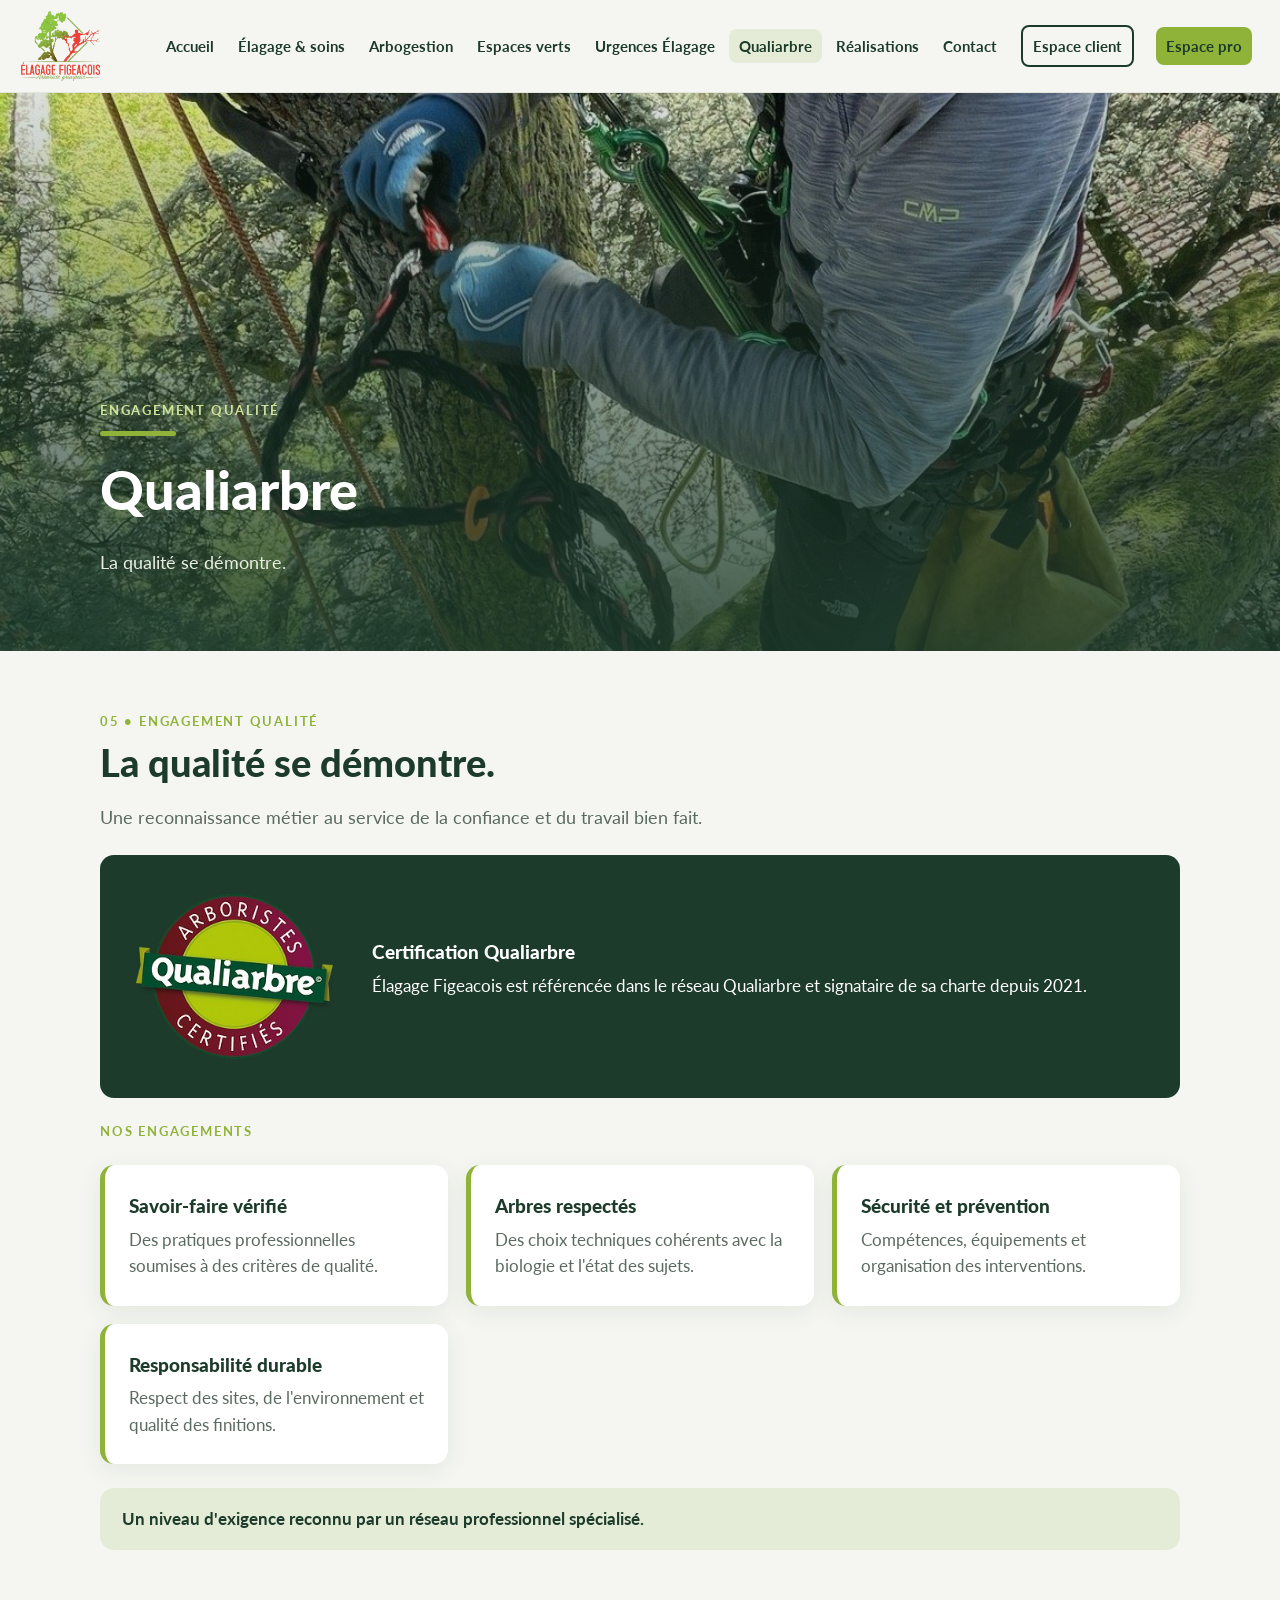
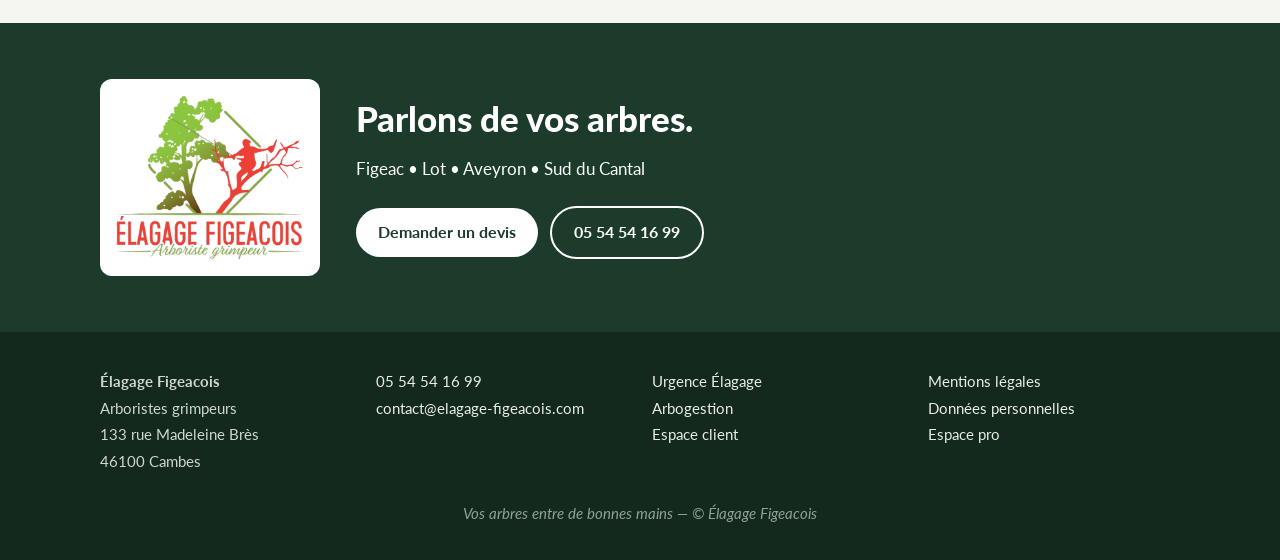
<file: qualiarbre.html>
<!DOCTYPE html>
<html lang="fr">
<head>
<meta charset="utf-8">
<meta name="viewport" content="width=device-width, initial-scale=1">
<title>Certification Qualiarbre – Élagage Figeacois</title>
<meta name="description" content="Élagage Figeacois est référencée dans le réseau Qualiarbre et signataire de sa charte depuis 2021.">
<link rel="icon" href="images/favicon.png">
<link rel="preconnect" href="https://fonts.googleapis.com">
<link href="https://fonts.googleapis.com/css2?family=Lato:wght@400;700;900&display=swap" rel="stylesheet">
<link rel="stylesheet" href="style.css">
</head>
<body>
<header class="site-header">
  <a class="brand" href="index.html"><img src="images/logo-elagage-figeacois.png" alt="Élagage Figeacois – Arboriste grimpeur"></a>
  <button class="burger" aria-label="Menu" onclick="document.body.classList.toggle('nav-open')"><span></span><span></span><span></span></button>
  <nav class="main-nav"><ul><li><a href="index.html">Accueil</a></li><li><a href="elagage.html">Élagage & soins</a></li><li><a href="arbogestion.html">Arbogestion</a></li><li><a href="espaces-verts.html">Espaces verts</a></li><li><a href="urgences.html">Urgences Élagage</a></li><li><a href="qualiarbre.html" class=active>Qualiarbre</a></li><li><a href="realisations.html">Réalisations</a></li><li><a href="contact.html">Contact</a></li></ul>
    <a class="btn btn-outline nav-client" href="https://extrabat.com" target="_blank" rel="noopener">Espace client</a>
    <a class="btn nav-client nav-pro" href="espace-pro/">Espace pro</a>
  </nav>
</header>

<section class="hero" style="background-image:url('images/hero-qualiarbre.jpg')">
  <div class="hero-inner">
    <p class="kicker">Engagement qualité</p>
    <h1>Qualiarbre</h1>
    <p class="lead">La qualité se démontre.</p>
  </div>
</section>
<main>

<section class="wrap section">
  <p class="kicker">05 • Engagement qualité</p>
  <h2>La qualité se démontre.</h2>
  <p class="lead">Une reconnaissance métier au service de la confiance et du travail bien fait.</p>
  <div class="band-dark">
    <img src="images/qualiarbre.png" alt="Arboristes certifiés Qualiarbre" class="badge">
    <div><h3>Certification Qualiarbre</h3><p>Élagage Figeacois est référencée dans le réseau Qualiarbre et signataire de sa charte depuis 2021.</p></div>
  </div>
  <p class="kicker">Nos engagements</p>
  <div class="grid-2">
    <div class="card"><span class="num"></span><h3>Savoir-faire vérifié</h3><p>Des pratiques professionnelles soumises à des critères de qualité.</p></div>
    <div class="card"><span class="num"></span><h3>Arbres respectés</h3><p>Des choix techniques cohérents avec la biologie et l'état des sujets.</p></div>
    <div class="card"><span class="num"></span><h3>Sécurité et prévention</h3><p>Compétences, équipements et organisation des interventions.</p></div>
    <div class="card"><span class="num"></span><h3>Responsabilité durable</h3><p>Respect des sites, de l'environnement et qualité des finitions.</p></div>
  </div>
  <p class="callout">Un niveau d'exigence reconnu par un réseau professionnel spécialisé.</p>
</section>

</main>
<section class="cta-band">
  <div class="wrap cta-inner">
    <img src="images/logo-elagage-figeacois.png" alt="" class="cta-logo">
    <div>
      <h2>Parlons de vos arbres.</h2>
      <p>Figeac • Lot • Aveyron • Sud du Cantal</p>
      <a class="btn btn-light" href="contact.html">Demander un devis</a>
      <a class="btn btn-outline-light" href="tel:+33554541699">05 54 54 16 99</a>
    </div>
  </div>
</section>
<footer class="site-footer">
  <div class="wrap foot-grid">
    <div>
      <strong>Élagage Figeacois</strong><br>Arboristes grimpeurs<br>133 rue Madeleine Brès<br>46100 Cambes
    </div>
    <div>
      <a href="tel:+33554541699">05 54 54 16 99</a><br>
      <a href="mailto:contact@elagage-figeacois.com">contact@elagage-figeacois.com</a>
    </div>
    <div>
      <a href="https://urgence-elagage.fr" target="_blank" rel="noopener">Urgence Élagage</a><br>
      <a href="https://arbogestion.fr" target="_blank" rel="noopener">Arbogestion</a><br>
      <a href="https://extrabat.com" target="_blank" rel="noopener">Espace client</a>
    </div>
    <div>
      <a href="mentions-legales.html">Mentions légales</a><br>
      <a href="mentions-legales.html#rgpd">Données personnelles</a><br>
      <a href="espace-pro/">Espace pro</a>
    </div>
  </div>
  <p class="foot-base">Vos arbres entre de bonnes mains — © Élagage Figeacois</p>
</footer>
</body>
</html>
</file>
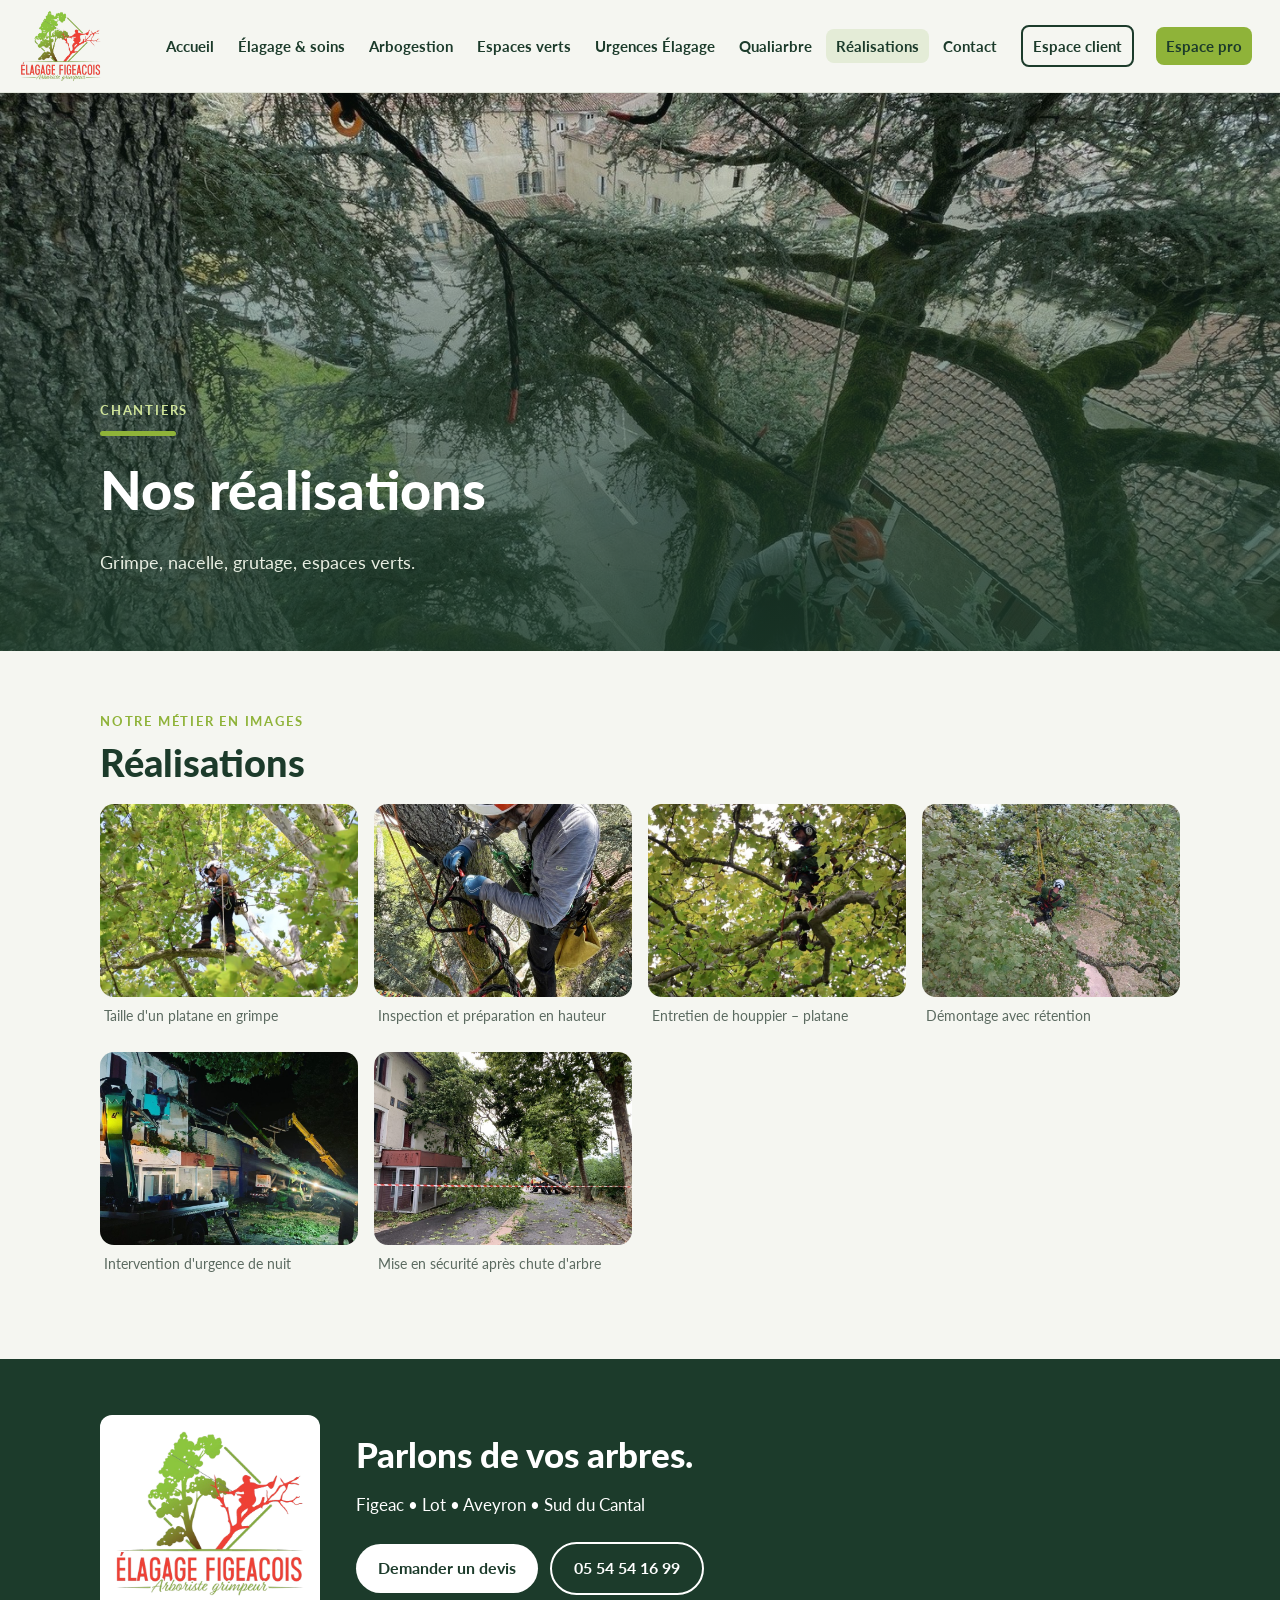
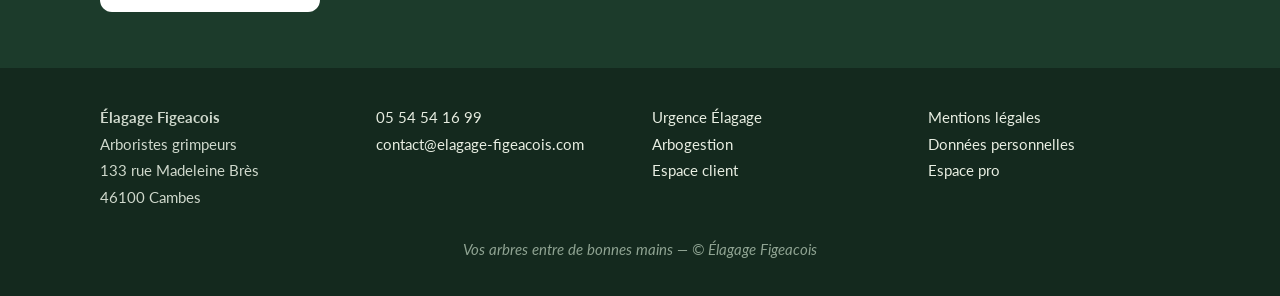
<file: realisations.html>
<!DOCTYPE html>
<html lang="fr">
<head>
<meta charset="utf-8">
<meta name="viewport" content="width=device-width, initial-scale=1">
<title>Nos réalisations – Élagage Figeacois</title>
<meta name="description" content="Photos de chantiers d&#x27;élagage, de démontage et d&#x27;entretien d&#x27;espaces verts réalisés par Élagage Figeacois.">
<link rel="icon" href="images/favicon.png">
<link rel="preconnect" href="https://fonts.googleapis.com">
<link href="https://fonts.googleapis.com/css2?family=Lato:wght@400;700;900&display=swap" rel="stylesheet">
<link rel="stylesheet" href="style.css">
</head>
<body>
<header class="site-header">
  <a class="brand" href="index.html"><img src="images/logo-elagage-figeacois.png" alt="Élagage Figeacois – Arboriste grimpeur"></a>
  <button class="burger" aria-label="Menu" onclick="document.body.classList.toggle('nav-open')"><span></span><span></span><span></span></button>
  <nav class="main-nav"><ul><li><a href="index.html">Accueil</a></li><li><a href="elagage.html">Élagage & soins</a></li><li><a href="arbogestion.html">Arbogestion</a></li><li><a href="espaces-verts.html">Espaces verts</a></li><li><a href="urgences.html">Urgences Élagage</a></li><li><a href="qualiarbre.html">Qualiarbre</a></li><li><a href="realisations.html" class=active>Réalisations</a></li><li><a href="contact.html">Contact</a></li></ul>
    <a class="btn btn-outline nav-client" href="https://extrabat.com" target="_blank" rel="noopener">Espace client</a>
    <a class="btn nav-client nav-pro" href="espace-pro/">Espace pro</a>
  </nav>
</header>

<section class="hero" style="background-image:url('images/hero-realisations.jpg')">
  <div class="hero-inner">
    <p class="kicker">Chantiers</p>
    <h1>Nos réalisations</h1>
    <p class="lead">Grimpe, nacelle, grutage, espaces verts.</p>
  </div>
</section>
<main>

<section class="wrap section">
  <p class="kicker">Notre métier en images</p>
  <h2>Réalisations</h2>
  <div class="gallery gallery-cap"><figure><img src="images/real-1.jpg" alt="Taille d'un platane en grimpe"><figcaption>Taille d'un platane en grimpe</figcaption></figure><figure><img src="images/real-2.jpg" alt="Inspection et préparation en hauteur"><figcaption>Inspection et préparation en hauteur</figcaption></figure><figure><img src="images/real-3.jpg" alt="Entretien de houppier – platane"><figcaption>Entretien de houppier – platane</figcaption></figure><figure><img src="images/real-4.jpg" alt="Démontage avec rétention"><figcaption>Démontage avec rétention</figcaption></figure><figure><img src="images/real-5.jpg" alt="Intervention d'urgence de nuit"><figcaption>Intervention d'urgence de nuit</figcaption></figure><figure><img src="images/real-6.jpg" alt="Mise en sécurité après chute d'arbre"><figcaption>Mise en sécurité après chute d'arbre</figcaption></figure></div>
</section>

</main>
<section class="cta-band">
  <div class="wrap cta-inner">
    <img src="images/logo-elagage-figeacois.png" alt="" class="cta-logo">
    <div>
      <h2>Parlons de vos arbres.</h2>
      <p>Figeac • Lot • Aveyron • Sud du Cantal</p>
      <a class="btn btn-light" href="contact.html">Demander un devis</a>
      <a class="btn btn-outline-light" href="tel:+33554541699">05 54 54 16 99</a>
    </div>
  </div>
</section>
<footer class="site-footer">
  <div class="wrap foot-grid">
    <div>
      <strong>Élagage Figeacois</strong><br>Arboristes grimpeurs<br>133 rue Madeleine Brès<br>46100 Cambes
    </div>
    <div>
      <a href="tel:+33554541699">05 54 54 16 99</a><br>
      <a href="mailto:contact@elagage-figeacois.com">contact@elagage-figeacois.com</a>
    </div>
    <div>
      <a href="https://urgence-elagage.fr" target="_blank" rel="noopener">Urgence Élagage</a><br>
      <a href="https://arbogestion.fr" target="_blank" rel="noopener">Arbogestion</a><br>
      <a href="https://extrabat.com" target="_blank" rel="noopener">Espace client</a>
    </div>
    <div>
      <a href="mentions-legales.html">Mentions légales</a><br>
      <a href="mentions-legales.html#rgpd">Données personnelles</a><br>
      <a href="espace-pro/">Espace pro</a>
    </div>
  </div>
  <p class="foot-base">Vos arbres entre de bonnes mains — © Élagage Figeacois</p>
</footer>
</body>
</html>
</file>
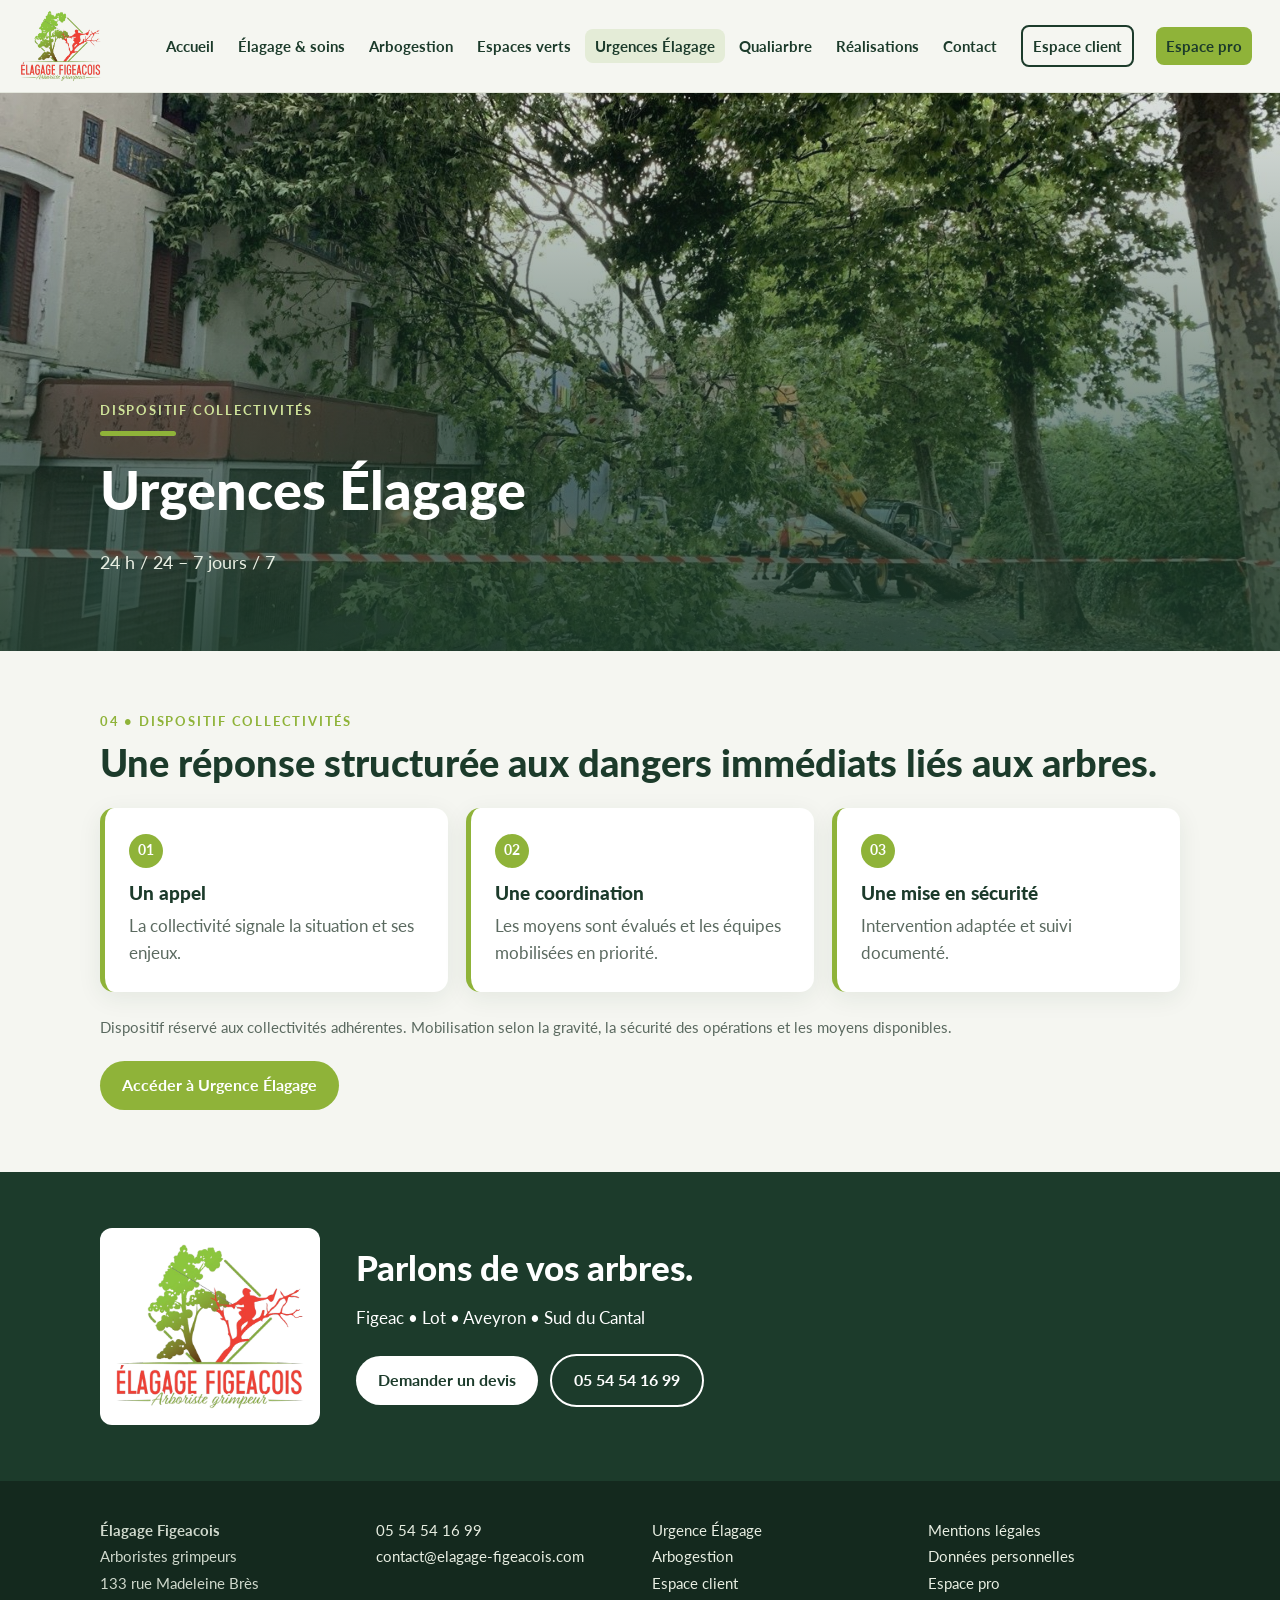
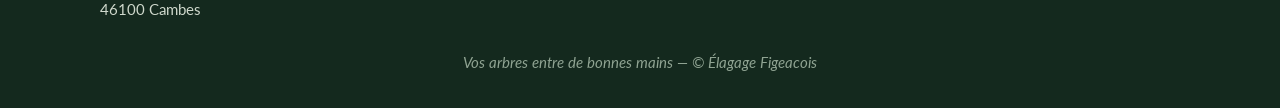
<file: urgences.html>
<!DOCTYPE html>
<html lang="fr">
<head>
<meta charset="utf-8">
<meta name="viewport" content="width=device-width, initial-scale=1">
<title>Urgences Élagage – dispositif collectivités – Élagage Figeacois</title>
<meta name="description" content="Dispositif d&#x27;urgence 24h/24 et 7j/7 pour les collectivités adhérentes : arbres dangereux, chutes, tempêtes.">
<link rel="icon" href="images/favicon.png">
<link rel="preconnect" href="https://fonts.googleapis.com">
<link href="https://fonts.googleapis.com/css2?family=Lato:wght@400;700;900&display=swap" rel="stylesheet">
<link rel="stylesheet" href="style.css">
</head>
<body>
<header class="site-header">
  <a class="brand" href="index.html"><img src="images/logo-elagage-figeacois.png" alt="Élagage Figeacois – Arboriste grimpeur"></a>
  <button class="burger" aria-label="Menu" onclick="document.body.classList.toggle('nav-open')"><span></span><span></span><span></span></button>
  <nav class="main-nav"><ul><li><a href="index.html">Accueil</a></li><li><a href="elagage.html">Élagage & soins</a></li><li><a href="arbogestion.html">Arbogestion</a></li><li><a href="espaces-verts.html">Espaces verts</a></li><li><a href="urgences.html" class=active>Urgences Élagage</a></li><li><a href="qualiarbre.html">Qualiarbre</a></li><li><a href="realisations.html">Réalisations</a></li><li><a href="contact.html">Contact</a></li></ul>
    <a class="btn btn-outline nav-client" href="https://extrabat.com" target="_blank" rel="noopener">Espace client</a>
    <a class="btn nav-client nav-pro" href="espace-pro/">Espace pro</a>
  </nav>
</header>

<section class="hero" style="background-image:url('images/hero-urgences.jpg')">
  <div class="hero-inner">
    <p class="kicker">Dispositif collectivités</p>
    <h1>Urgences Élagage</h1>
    <p class="lead">24 h / 24 – 7 jours / 7</p>
  </div>
</section>
<main>

<section class="wrap section">
  <p class="kicker">04 • Dispositif collectivités</p>
  <h2>Une réponse structurée aux dangers immédiats liés aux arbres.</h2>
  <div class="grid-3">
    <div class="card"><span class="num">01</span><h3>Un appel</h3><p>La collectivité signale la situation et ses enjeux.</p></div>
    <div class="card"><span class="num">02</span><h3>Une coordination</h3><p>Les moyens sont évalués et les équipes mobilisées en priorité.</p></div>
    <div class="card"><span class="num">03</span><h3>Une mise en sécurité</h3><p>Intervention adaptée et suivi documenté.</p></div>
  </div>
  <p class="muted">Dispositif réservé aux collectivités adhérentes. Mobilisation selon la gravité, la sécurité des opérations et les moyens disponibles.</p>
  <a class="btn" href="https://urgence-elagage.fr" target="_blank" rel="noopener">Accéder à Urgence Élagage</a>
</section>

</main>
<section class="cta-band">
  <div class="wrap cta-inner">
    <img src="images/logo-elagage-figeacois.png" alt="" class="cta-logo">
    <div>
      <h2>Parlons de vos arbres.</h2>
      <p>Figeac • Lot • Aveyron • Sud du Cantal</p>
      <a class="btn btn-light" href="contact.html">Demander un devis</a>
      <a class="btn btn-outline-light" href="tel:+33554541699">05 54 54 16 99</a>
    </div>
  </div>
</section>
<footer class="site-footer">
  <div class="wrap foot-grid">
    <div>
      <strong>Élagage Figeacois</strong><br>Arboristes grimpeurs<br>133 rue Madeleine Brès<br>46100 Cambes
    </div>
    <div>
      <a href="tel:+33554541699">05 54 54 16 99</a><br>
      <a href="mailto:contact@elagage-figeacois.com">contact@elagage-figeacois.com</a>
    </div>
    <div>
      <a href="https://urgence-elagage.fr" target="_blank" rel="noopener">Urgence Élagage</a><br>
      <a href="https://arbogestion.fr" target="_blank" rel="noopener">Arbogestion</a><br>
      <a href="https://extrabat.com" target="_blank" rel="noopener">Espace client</a>
    </div>
    <div>
      <a href="mentions-legales.html">Mentions légales</a><br>
      <a href="mentions-legales.html#rgpd">Données personnelles</a><br>
      <a href="espace-pro/">Espace pro</a>
    </div>
  </div>
  <p class="foot-base">Vos arbres entre de bonnes mains — © Élagage Figeacois</p>
</footer>
</body>
</html>
</file>
<file: style.css>
/* Élagage Figeacois – charte reprise de la plaquette */
:root{
  --vert-sapin:#1c3b2b;
  --vert-sapin-2:#254d38;
  --vert-anis:#8fb339;
  --vert-clair:#e4ecd7;
  --creme:#f5f6f1;
  --blanc:#ffffff;
  --texte:#1d2a22;
  --texte-doux:#5b6a60;
  --rayon:14px;
  --ombre:0 6px 24px rgba(28,59,43,.08);
}
*{box-sizing:border-box}
html{scroll-behavior:smooth}
body{margin:0;font-family:Lato,system-ui,sans-serif;color:var(--texte);background:var(--creme);line-height:1.55;font-size:17px}
img{max-width:100%;display:block}
a{color:var(--vert-sapin)}
h1,h2,h3{font-weight:900;line-height:1.15;margin:.2em 0 .5em;color:var(--vert-sapin)}
h1{font-size:clamp(2rem,5vw,3.4rem);color:#fff}
h2{font-size:clamp(1.6rem,3.5vw,2.4rem)}
h3{font-size:1.2rem}
p{margin:.4em 0 1em}
.wrap{max-width:1120px;margin:0 auto;padding:0 20px}
.section{padding:56px 20px}
.section-alt{background:var(--blanc)}
.narrow{max-width:800px}
.kicker{color:var(--vert-anis);font-weight:700;letter-spacing:.14em;text-transform:uppercase;font-size:.8rem;margin-bottom:.4em}
.lead{font-size:1.15rem;color:var(--texte-doux)}
.muted{color:var(--texte-doux);font-size:.95rem}
.big a{font-size:1.9rem;font-weight:900;text-decoration:none}

/* Header */
.site-header{position:sticky;top:0;z-index:50;background:rgba(245,246,241,.95);backdrop-filter:blur(6px);display:flex;align-items:center;justify-content:space-between;padding:10px 20px;border-bottom:1px solid #e3e6dc}
.brand img{height:72px;width:auto}
.main-nav ul{list-style:none;margin:0;padding:0;display:flex;gap:4px;flex-wrap:wrap}
.main-nav a{text-decoration:none;font-weight:700;font-size:.92rem;padding:8px 10px;border-radius:8px;color:var(--vert-sapin)}
.main-nav a:hover,.main-nav a.active{background:var(--vert-clair)}
.main-nav{display:flex;align-items:center;gap:14px}
.nav-client{font-size:.85rem;padding:7px 12px}
.nav-pro{margin-left:4px}
.burger{display:none;background:none;border:0;width:40px;height:40px;cursor:pointer}
.burger span{display:block;height:3px;background:var(--vert-sapin);margin:7px 0;border-radius:2px}
@media(max-width:900px){
  .burger{display:block}
  .main-nav{display:none;position:absolute;left:0;right:0;top:100%;background:var(--creme);flex-direction:column;align-items:stretch;padding:12px 20px 20px;border-bottom:1px solid #e3e6dc}
  .main-nav ul{flex-direction:column}
  .main-nav a{display:block;padding:12px}
  .nav-open .main-nav{display:flex}
}

/* Hero */
.hero{min-height:62vh;display:flex;align-items:flex-end;background:var(--vert-sapin-2) center/cover no-repeat;position:relative;color:#fff}
.hero::before{content:"";position:absolute;inset:0;background:linear-gradient(180deg,rgba(28,59,43,.15) 0%,rgba(28,59,43,.85) 100%)}
.hero-inner{position:relative;max-width:1120px;margin:0 auto;padding:80px 20px 56px;width:100%}
.hero .kicker{color:#cfe39a}
.hero .lead{color:#e8eee2}
.hero h1::before{content:"";display:block;width:76px;height:5px;background:var(--vert-anis);margin-bottom:22px;border-radius:3px}

/* Boutons */
.btn{display:inline-block;background:var(--vert-anis);color:#fff;font-weight:700;text-decoration:none;padding:12px 22px;border-radius:999px;border:0;cursor:pointer;font-family:inherit;font-size:1rem;margin:6px 8px 6px 0;transition:transform .15s}
.btn:hover{transform:translateY(-1px)}
.btn-light{background:#fff;color:var(--vert-sapin)}
.btn-outline{background:transparent;color:var(--vert-sapin);border:2px solid var(--vert-sapin)}
.btn-outline-light{background:transparent;color:#fff;border:2px solid #fff}

/* Cartes */
.grid-2,.grid-3{display:grid;gap:18px;margin:24px 0}
.grid-2{grid-template-columns:repeat(auto-fit,minmax(260px,1fr))}
.grid-3{grid-template-columns:repeat(auto-fit,minmax(240px,1fr))}
.grid-5{grid-template-columns:repeat(auto-fit,minmax(200px,1fr))}
.card{background:var(--blanc);border-radius:var(--rayon);padding:26px 24px;box-shadow:var(--ombre);text-decoration:none;color:inherit;border-left:5px solid var(--vert-anis);display:block}
a.card:hover{transform:translateY(-3px);transition:transform .15s}
.card .num{display:inline-flex;width:34px;height:34px;align-items:center;justify-content:center;background:var(--vert-anis);color:#fff;border-radius:50%;font-weight:700;font-size:.85rem;margin-bottom:10px}
.card .num:empty{display:none}
.card h3{margin-top:4px}
.card p{margin-bottom:0;color:var(--texte-doux)}
.card-green{background:var(--vert-clair)}
.dots{list-style:none;padding:0;margin:0}
.dots li{padding:8px 0 8px 22px;position:relative;border-bottom:1px solid rgba(0,0,0,.06)}
.dots li::before{content:"";position:absolute;left:0;top:16px;width:9px;height:9px;border-radius:50%;background:var(--vert-anis)}
.dots li:last-child{border:0}

.tag-band{display:inline-block;background:var(--vert-sapin);color:#fff;font-weight:700;text-transform:uppercase;letter-spacing:.08em;font-size:.8rem;padding:10px 16px;border-radius:8px}
.callout{background:var(--vert-clair);border-radius:var(--rayon);padding:18px 22px;font-weight:700;color:var(--vert-sapin)}
.two-col{display:grid;grid-template-columns:1fr 1fr;gap:40px;align-items:start}
@media(max-width:800px){.two-col{grid-template-columns:1fr}}
.panel-dark{background:var(--vert-sapin);color:#fff;border-radius:var(--rayon);padding:30px}
.panel-dark h3{color:#fff;font-size:1.6rem}
.panel-dark .dots li{border-color:rgba(255,255,255,.12)}
.panel-logo{background:#fff;border-radius:10px;padding:10px;max-width:180px;margin-bottom:18px}
.band-dark{background:var(--vert-sapin);color:#fff;border-radius:var(--rayon);padding:36px;display:flex;gap:36px;align-items:center;flex-wrap:wrap;margin:24px auto}
.band-dark h2,.band-dark h3{color:#fff}
.badge{max-width:200px}

/* Galerie */
.gallery{display:grid;grid-template-columns:repeat(auto-fit,minmax(240px,1fr));gap:16px;margin:20px 0}
.gallery img{width:100%;aspect-ratio:4/3;object-fit:cover;border-radius:var(--rayon);background:#d8dfd0}
.gallery figure{margin:0}
.gallery figcaption{font-size:.9rem;color:var(--texte-doux);padding:8px 4px}

/* Formulaire */
.form{background:var(--blanc);border-radius:var(--rayon);padding:28px;box-shadow:var(--ombre);display:grid;gap:14px}
.form label{display:grid;gap:6px;font-weight:700;font-size:.92rem}
.form input,.form textarea{font:inherit;padding:11px 12px;border:1px solid #cfd6c8;border-radius:8px;background:#fafbf7}
.form .check{grid-template-columns:auto 1fr;font-weight:400}
.hp{position:absolute;left:-9999px}

/* CTA + footer */
.cta-band{background:var(--vert-sapin);color:#fff;padding:56px 20px}
.cta-inner{display:flex;gap:36px;align-items:center;flex-wrap:wrap}
.cta-logo{background:#fff;border-radius:12px;padding:14px;max-width:220px}
.cta-band h2{color:#fff;font-size:2.2rem}
.site-footer{background:#14291e;color:#cfd8cc;padding:36px 20px 20px;font-size:.92rem}
.site-footer a{color:#e8eee2;text-decoration:none}
.site-footer a:hover{text-decoration:underline}
.foot-grid{display:grid;grid-template-columns:repeat(auto-fit,minmax(200px,1fr));gap:24px;line-height:1.8}
.foot-base{text-align:center;margin-top:28px;font-style:italic;color:#8fa392}
</file>
